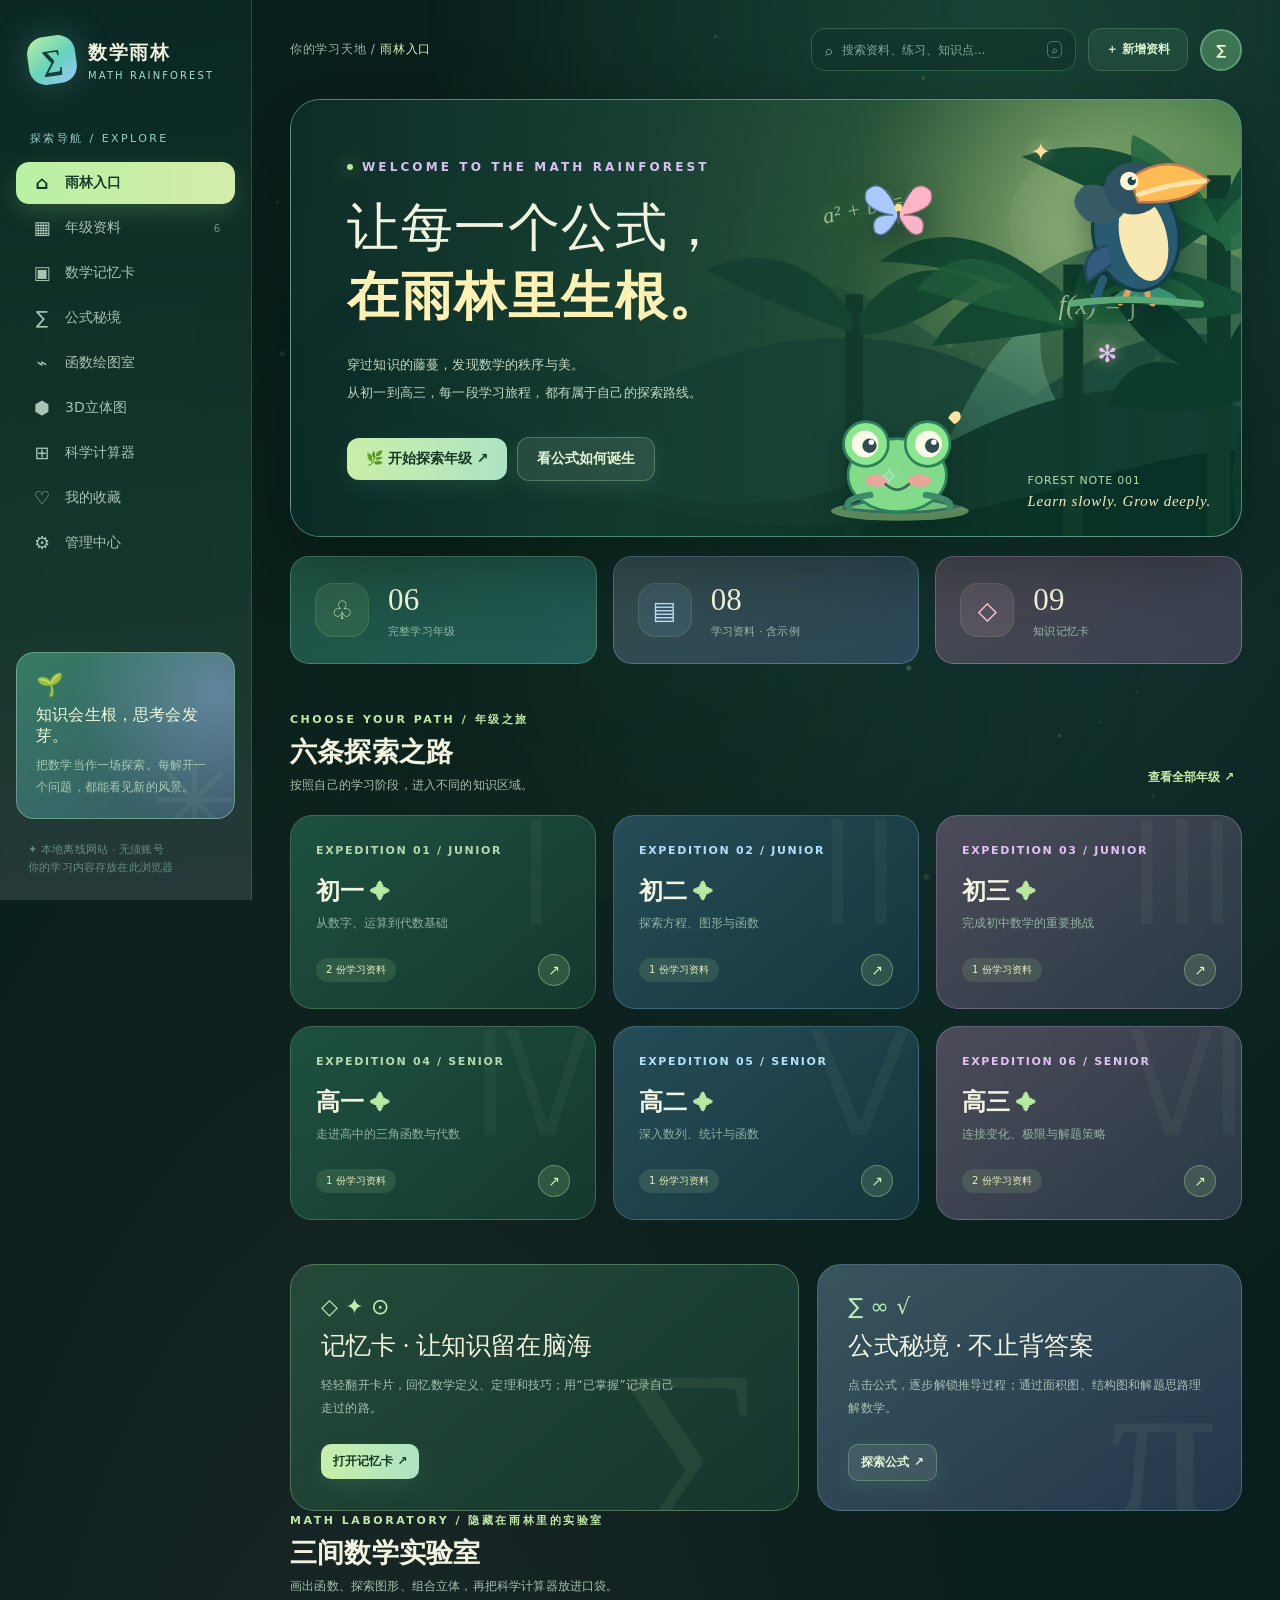
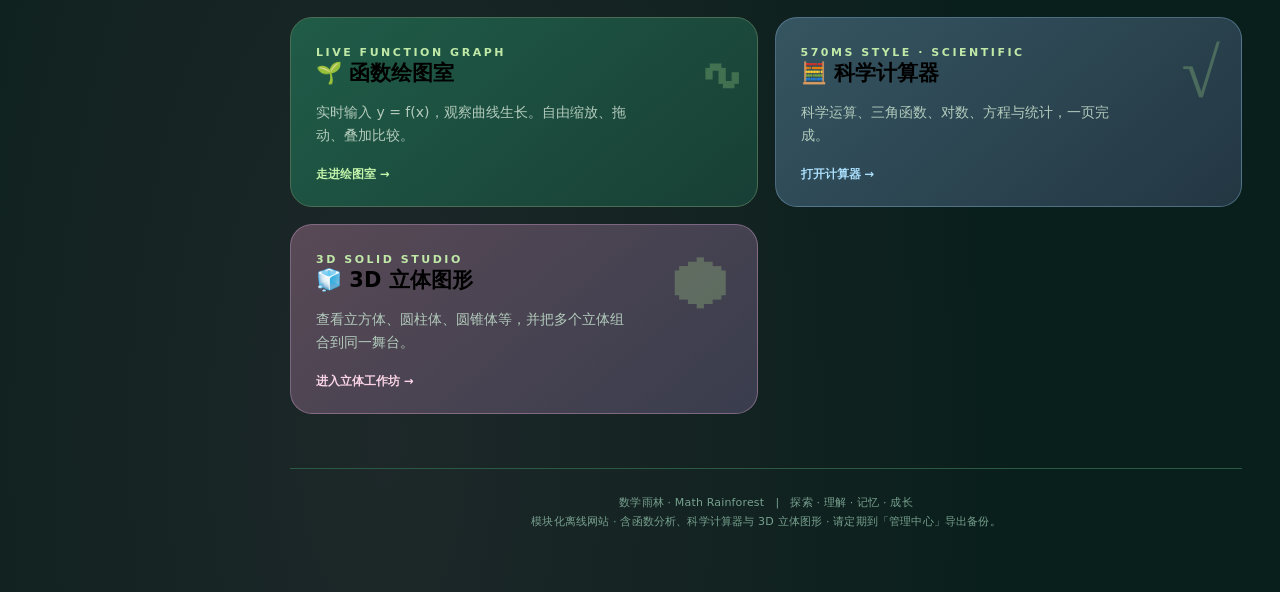
<file: index.html>
<!doctype html>
<html lang="zh-CN">
<head>
  <meta charset="utf-8">
  <meta name="viewport" content="width=device-width, initial-scale=1">
  <meta name="theme-color" content="#0b2520">
  <meta name="description" content="数学雨林 — 离线可用的模块化数学学习网站">
  <title>数学雨林 · 模块化学习网站</title>
  <link rel="stylesheet" href="assets/css/theme.css">
  <link rel="stylesheet" href="assets/css/tools.css">
  <link rel="stylesheet" href="assets/css/rainforest-vibrant.css">
  <link rel="stylesheet" href="assets/css/classroom33.css">
</head>
<body>
<canvas id="sky" aria-hidden="true"></canvas>
<div class="mobile-head"><strong>🌿 数学雨林</strong><div class="mobile-menu" id="mobileNav"></div></div>
<div class="layout">
  <aside class="sidebar">
    <div class="brand"><div class="brand-icon">∑</div><div><h1>数学雨林</h1><small>Math Rainforest</small></div></div>
    <div class="side-label">探索导航 / EXPLORE</div>
    <nav id="desktopNav" aria-label="网站导航"></nav>
    <div class="side-bottom"><div class="note-box"><span class="mini">🌱</span><b>知识会生根，思考会发芽。</b><p>把数学当作一场探索。每解开一个问题，都能看见新的风景。</p></div><div class="side-foot">✦ 本地离线网站 · 无须账号<br>你的学习内容存放在此浏览器</div></div>
  </aside>
  <main class="shell">
    <header class="topbar"><div class="bread">你的学习天地 <span> / </span> <em id="breadcrumb">雨林入口</em></div><div class="top-right"><label class="search-wrap"><span aria-hidden="true">⌕</span><input id="globalSearch" type="search" placeholder="搜索资料、练习、知识点..." aria-label="搜索学习资料"/><span class="kbd">⌕</span></label><button class="top-btn" id="quickAdd">＋ 新增资料</button><div class="profile" title="我的学习雨林">∑</div></div></header>
    <div id="view" class="page"></div>
    <footer class="footline">数学雨林 · Math Rainforest　|　探索 · 理解 · 记忆 · 成长<br>模块化离线网站 · 含函数分析、科学计算器与 3D 立体图形 · 请定期到「管理中心」导出备份。</footer>
  </main>
</div>
<div id="modalHost"></div><div id="toastHost" aria-live="polite"></div>
<script src="assets/js/data.js"></script>
<script src="assets/js/core.js"></script>
<script src="assets/js/math.js"></script>
<script src="assets/js/forest-friends.js"></script>
<script src="modules/home.js"></script>
<script src="modules/grades.js"></script>
<script src="modules/flashcards.js"></script>
<script src="modules/formulas.js"></script>
<script src="modules/graph.js"></script>
<script src="modules/solids-nets.js"></script>
<script src="modules/solids.js"></script>
<script src="modules/solids-3d.js"></script>
<script src="modules/solids-netfold.js"></script>
<script src="modules/calculator.js"></script>
<script src="modules/saved.js"></script>
<script src="modules/manage.js"></script>
<script src="modules/search.js"></script>
<script src="assets/js/bootstrap.js"></script>
</body>
</html>
</file>
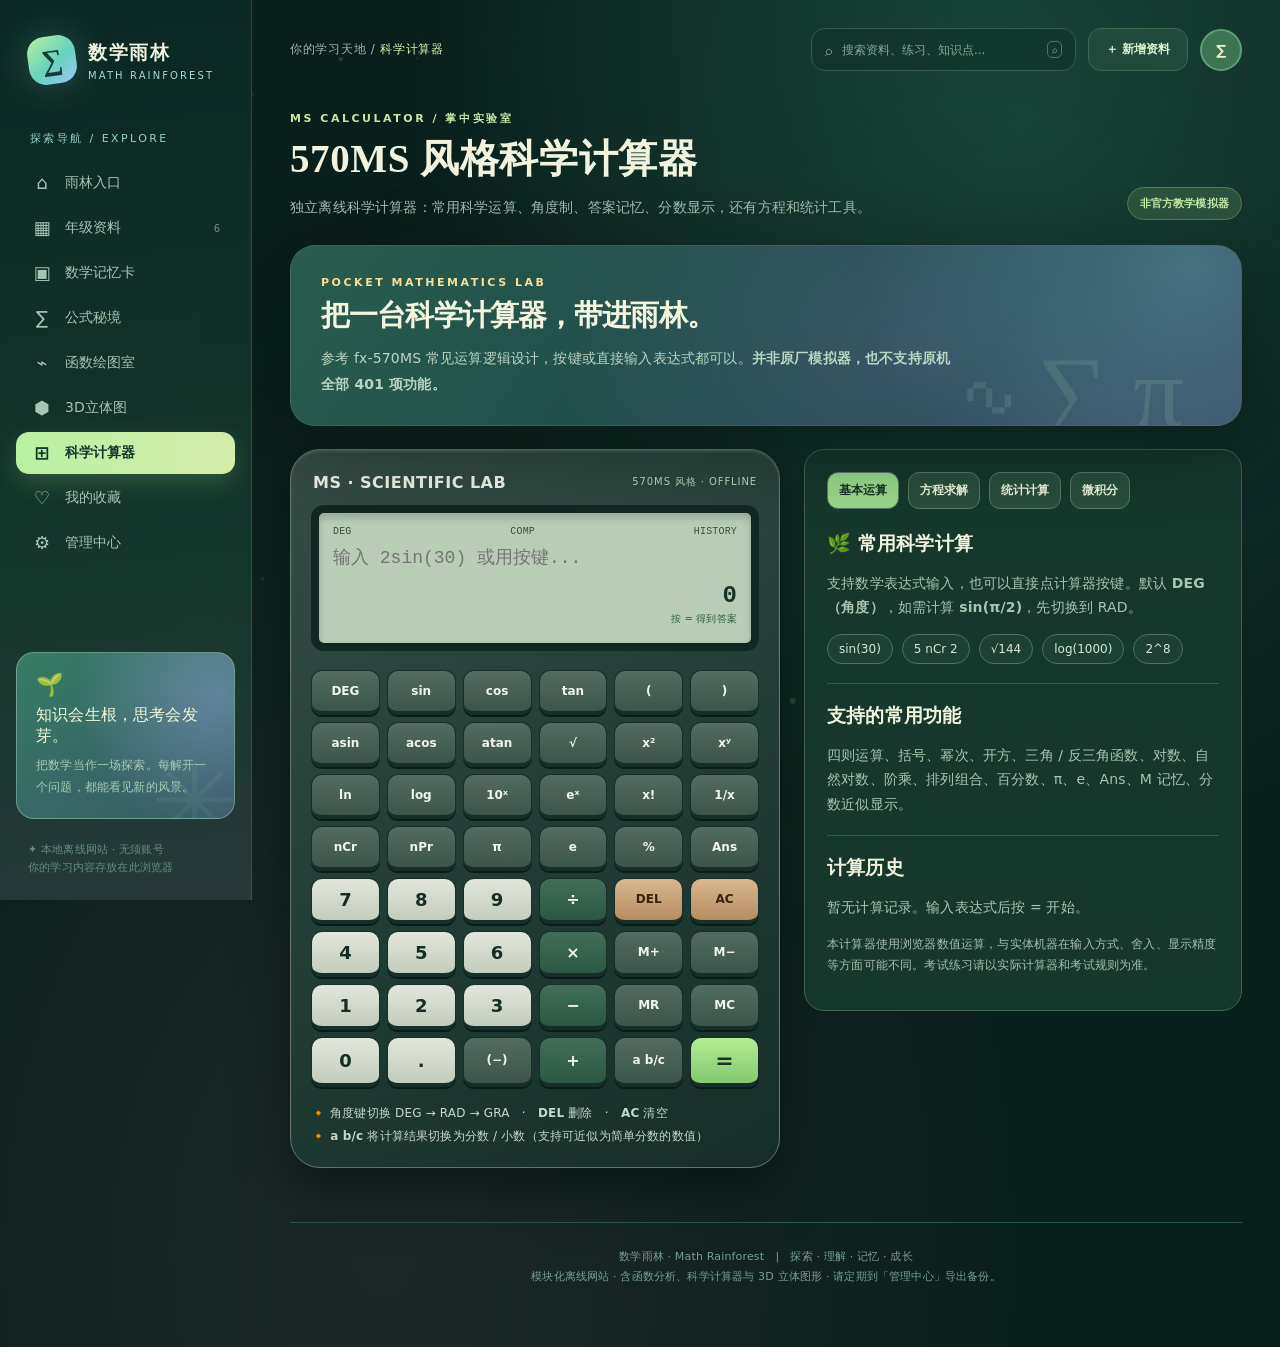
<file: calculator.html>
<!doctype html><html lang="zh-CN"><head><meta charset="utf-8"><meta name="viewport" content="width=device-width,initial-scale=1"><meta http-equiv="refresh" content="0;url=index.html#calc"><title>数学雨林 · 570MS 风格科学计算器</title><style>body{background:#071b17;color:#edffdc;font-family:system-ui;text-align:center;padding:12vh 20px}a{color:#b5f39a}</style></head><body><h1>🧮 570MS 风格科学计算器</h1><p>正在进入数学雨林的对应模块……</p><p><a href="index.html#calc">如果没有自动跳转，请点击这里</a></p><script>location.replace('index.html#calc');</script></body></html>
</file>
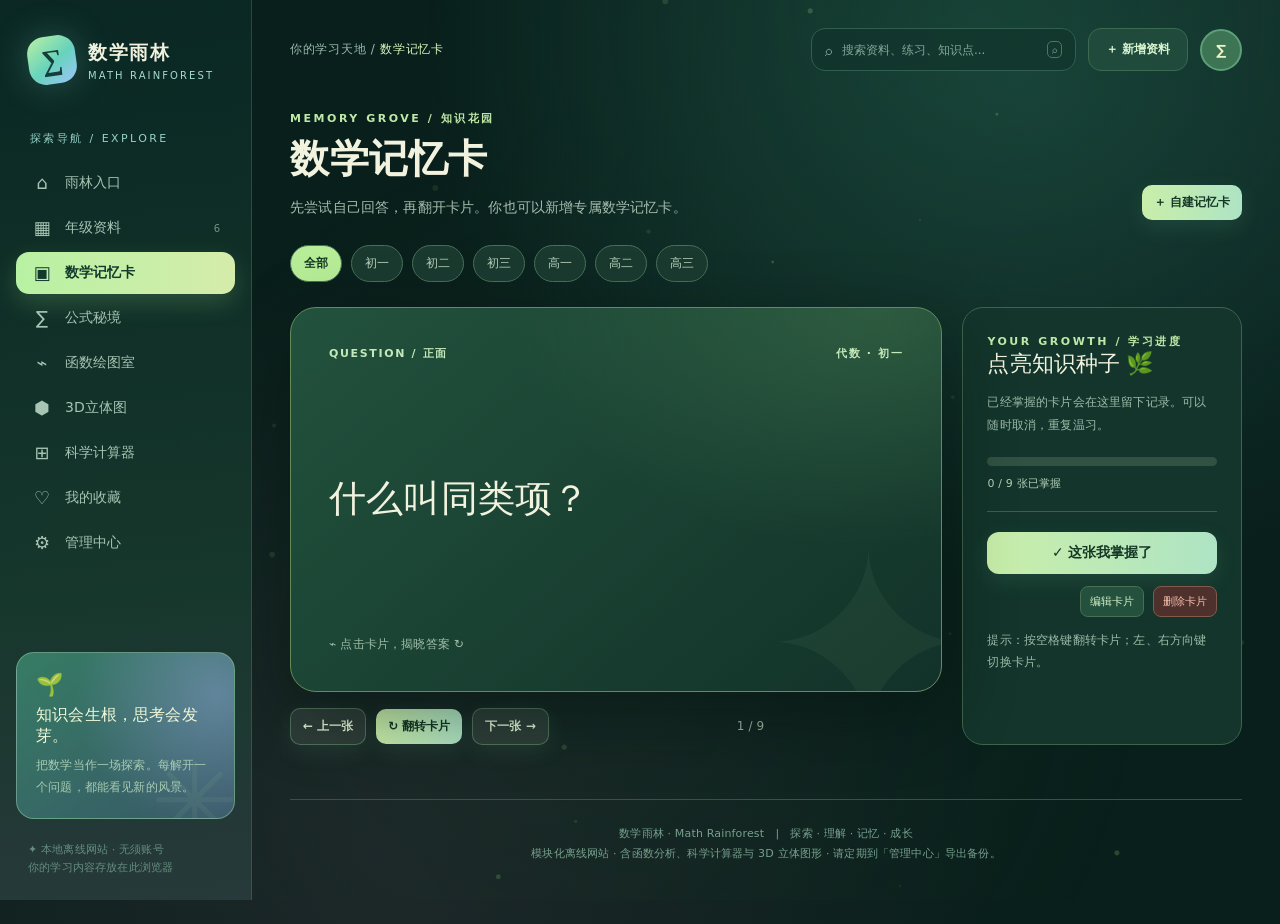
<file: flashcards.html>
<!doctype html><html lang="zh-CN"><head><meta charset="utf-8"><meta name="viewport" content="width=device-width,initial-scale=1"><meta http-equiv="refresh" content="0;url=index.html#flash"><title>数学雨林 · 数学记忆卡</title><style>body{background:#071b17;color:#edffdc;font-family:system-ui;text-align:center;padding:12vh 20px}a{color:#b5f39a}</style></head><body><h1>🧠 数学记忆卡</h1><p>正在进入数学雨林的对应模块……</p><p><a href="index.html#flash">如果没有自动跳转，请点击这里</a></p><script>location.replace('index.html#flash');</script></body></html>
</file>
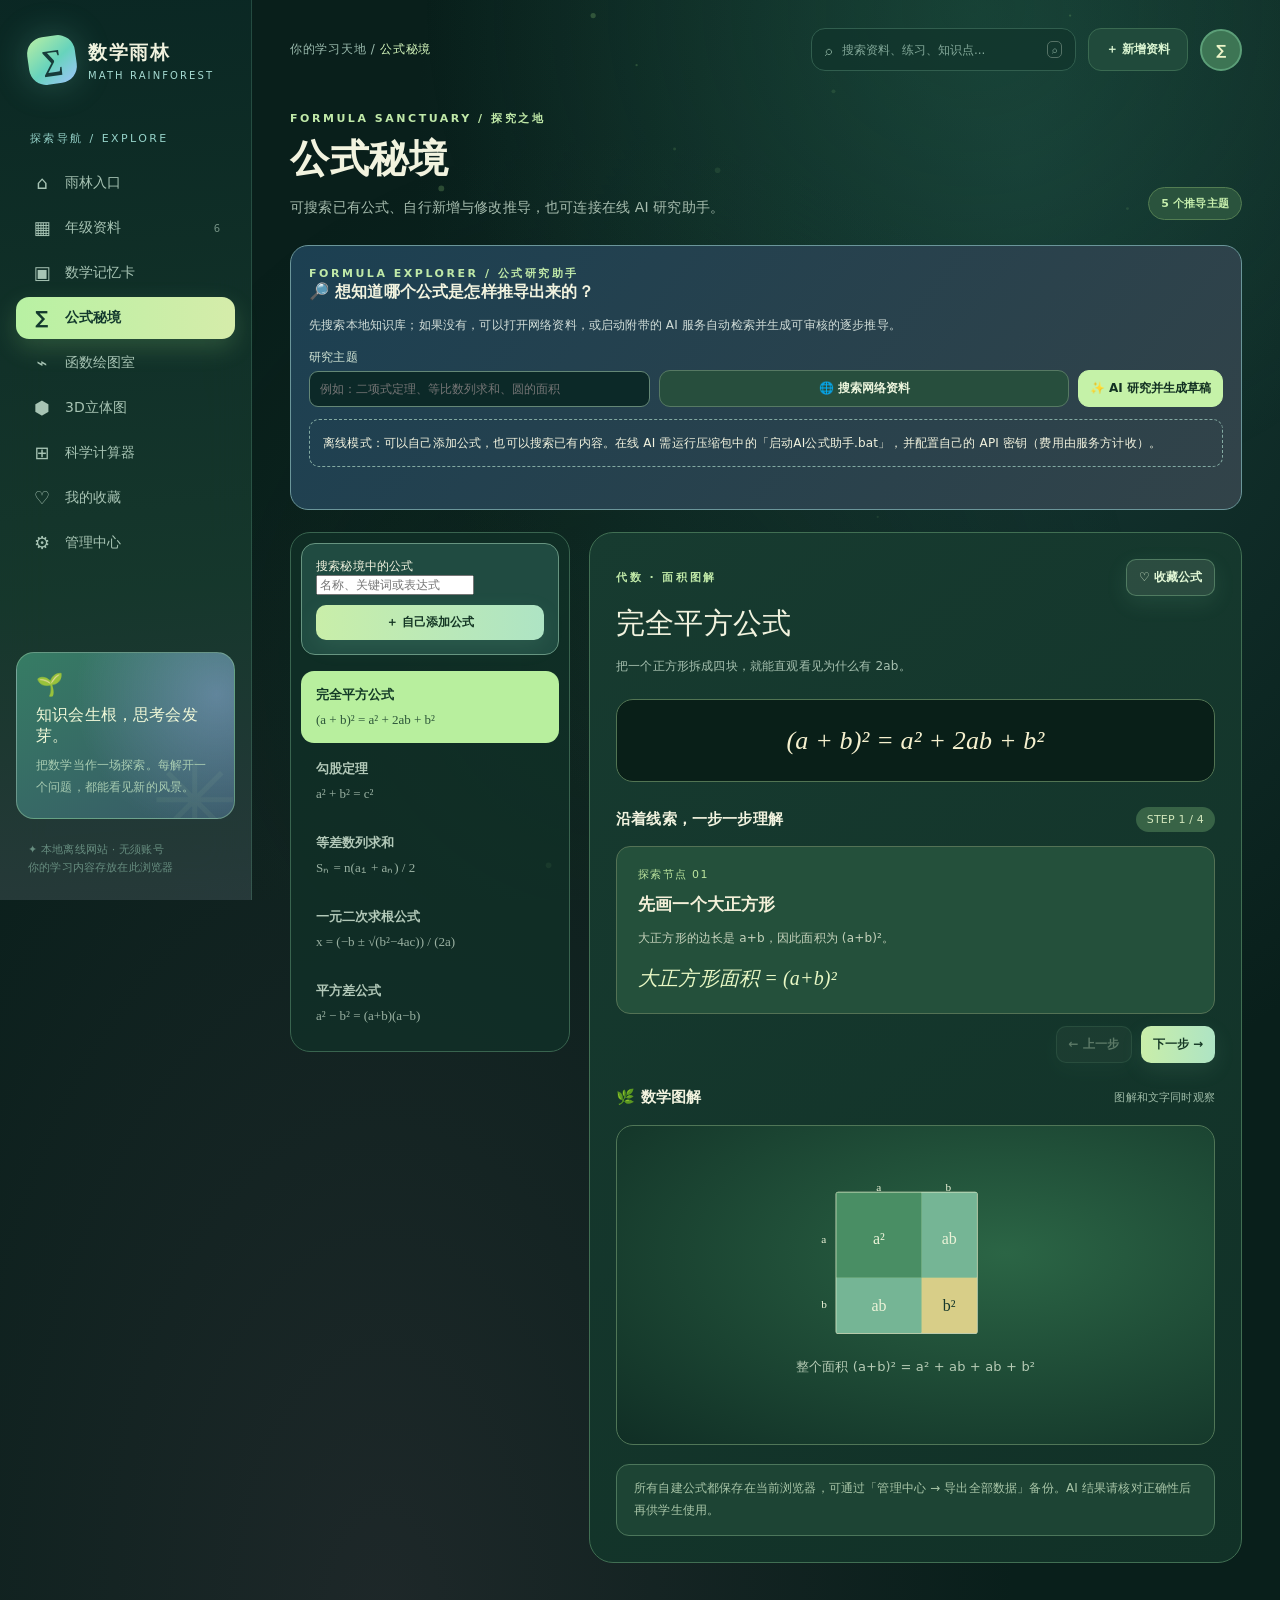
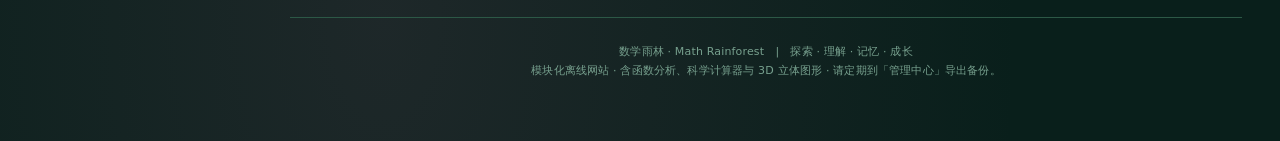
<file: formulas.html>
<!doctype html><html lang="zh-CN"><head><meta charset="utf-8"><meta name="viewport" content="width=device-width,initial-scale=1"><meta http-equiv="refresh" content="0;url=index.html#formula"><title>数学雨林 · 公式秘境</title><style>body{background:#071b17;color:#edffdc;font-family:system-ui;text-align:center;padding:12vh 20px}a{color:#b5f39a}</style></head><body><h1>∑ 公式秘境</h1><p>正在进入数学雨林的对应模块……</p><p><a href="index.html#formula">如果没有自动跳转，请点击这里</a></p><script>location.replace('index.html#formula');</script></body></html>
</file>
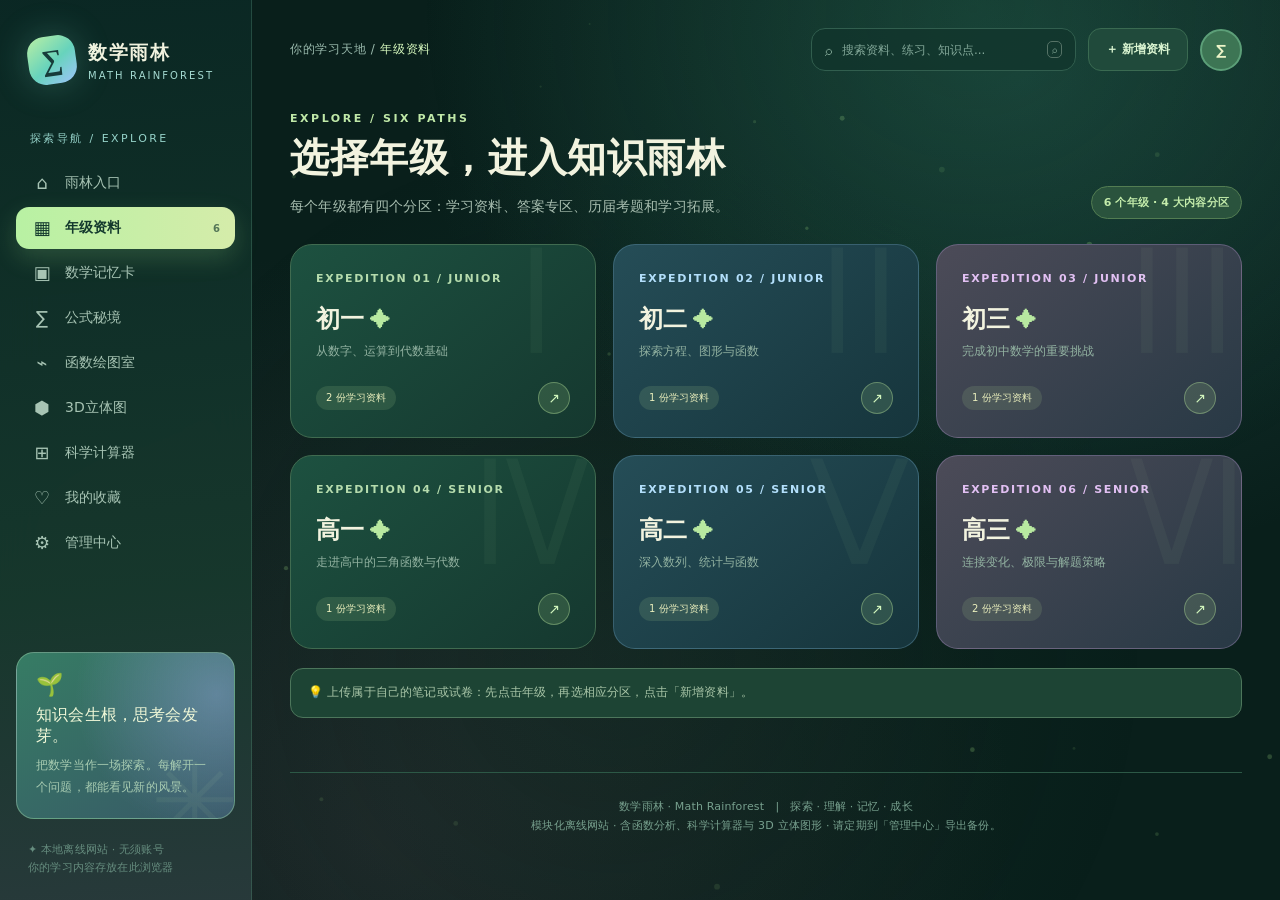
<file: grades.html>
<!doctype html><html lang="zh-CN"><head><meta charset="utf-8"><meta name="viewport" content="width=device-width,initial-scale=1"><meta http-equiv="refresh" content="0;url=index.html#grades"><title>数学雨林 · 年级资料</title><style>body{background:#071b17;color:#edffdc;font-family:system-ui;text-align:center;padding:12vh 20px}a{color:#b5f39a}</style></head><body><h1>📚 年级资料</h1><p>正在进入数学雨林的对应模块……</p><p><a href="index.html#grades">如果没有自动跳转，请点击这里</a></p><script>location.replace('index.html#grades');</script></body></html>
</file>
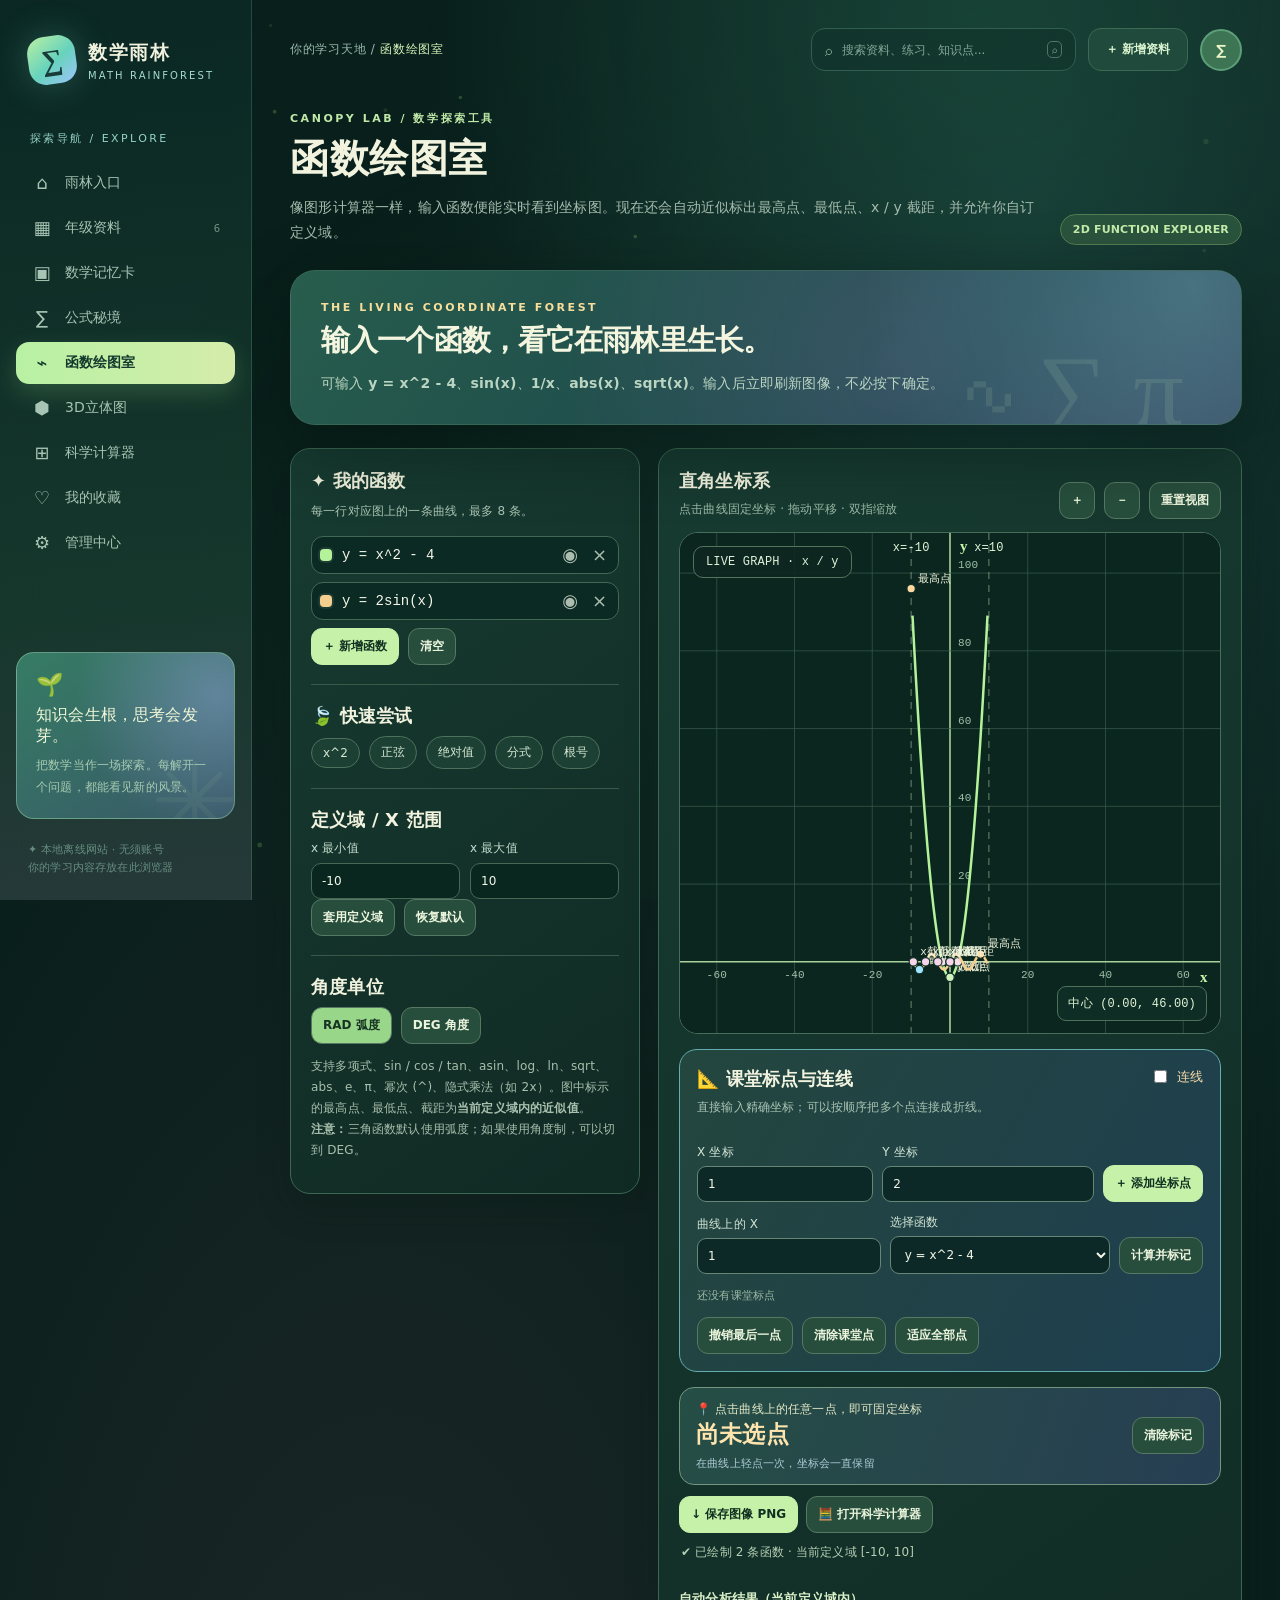
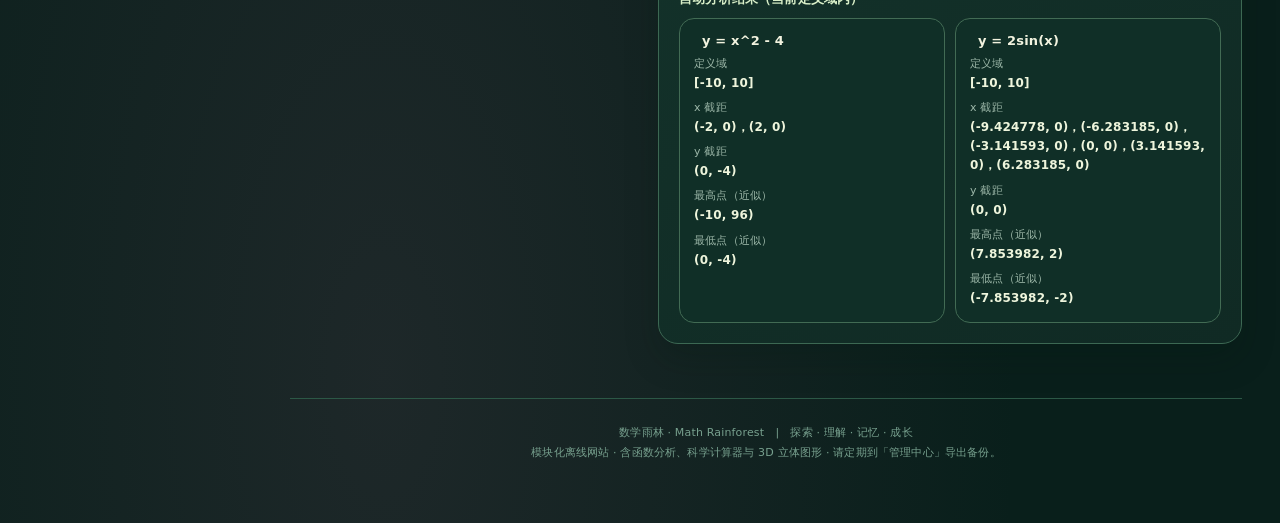
<file: graph.html>
<!doctype html><html lang="zh-CN"><head><meta charset="utf-8"><meta name="viewport" content="width=device-width,initial-scale=1"><meta http-equiv="refresh" content="0;url=index.html#graph"><title>数学雨林 · 函数绘图室</title><style>body{background:#071b17;color:#edffdc;font-family:system-ui;text-align:center;padding:12vh 20px}a{color:#b5f39a}</style></head><body><h1>📈 函数绘图室</h1><p>正在进入数学雨林的对应模块……</p><p><a href="index.html#graph">如果没有自动跳转，请点击这里</a></p><script>location.replace('index.html#graph');</script></body></html>
</file>
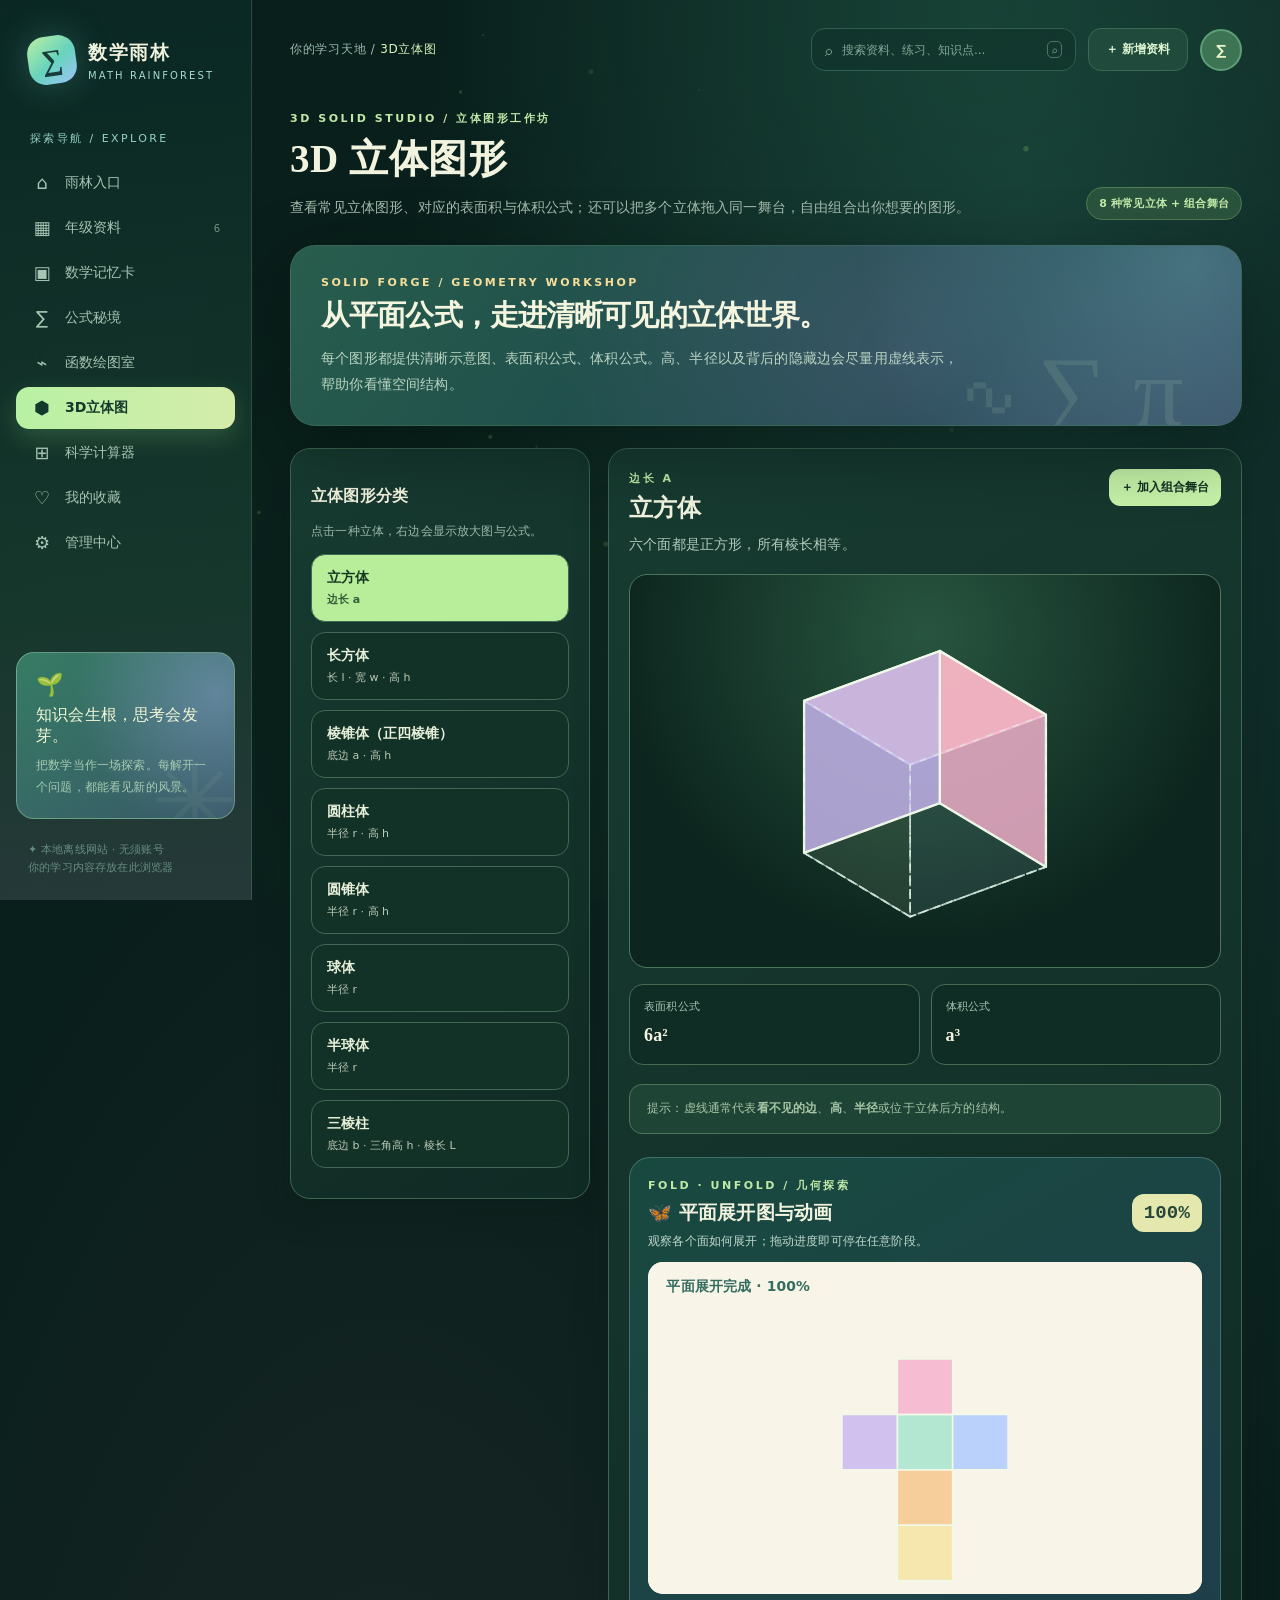
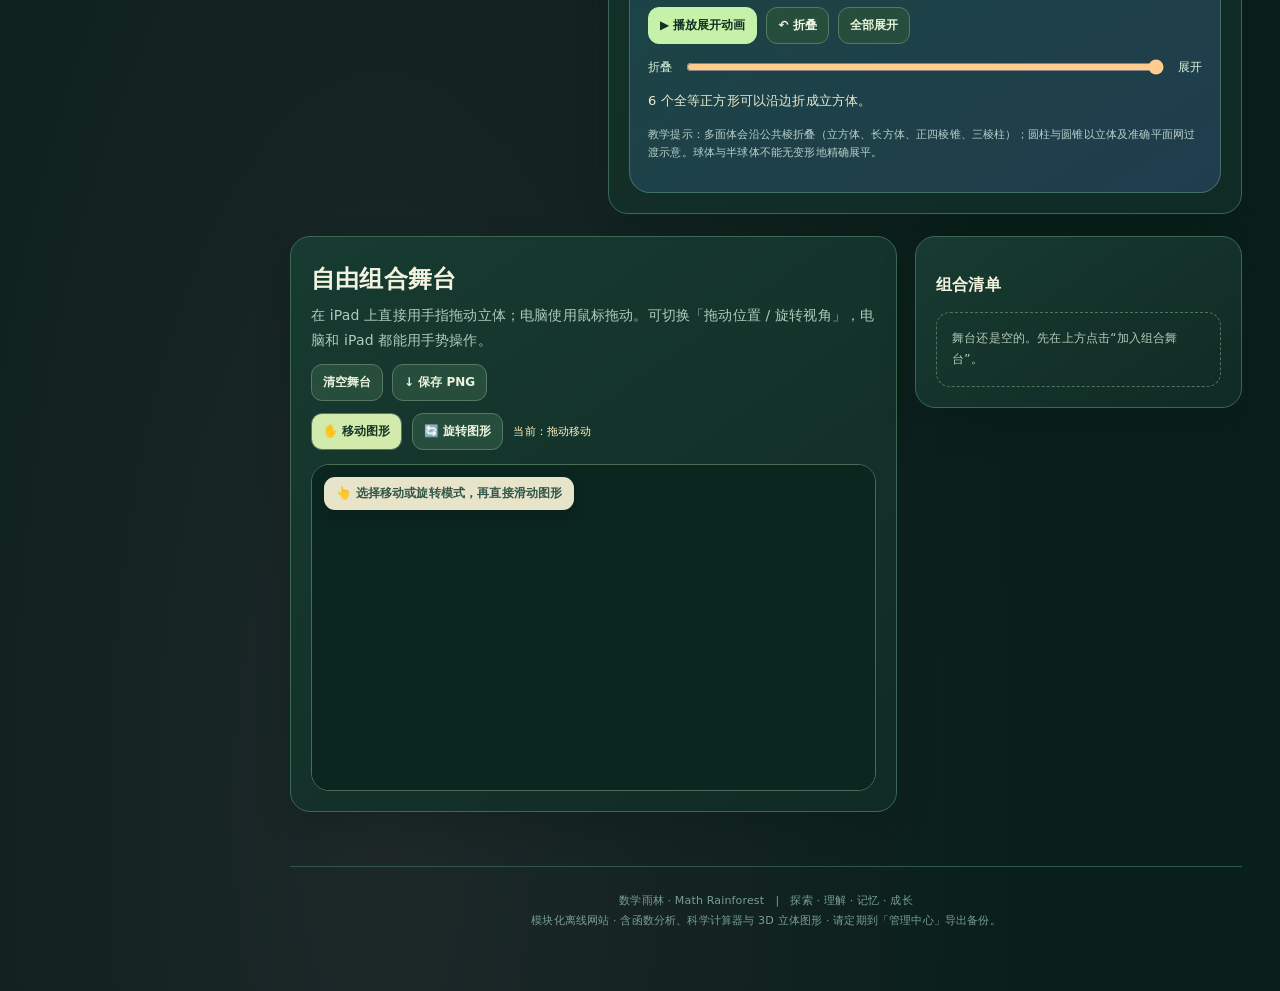
<file: solids.html>
<!doctype html><html lang="zh-CN"><head><meta charset="utf-8"><meta name="viewport" content="width=device-width,initial-scale=1"><meta http-equiv="refresh" content="0;url=index.html#solids"><title>数学雨林 · 3D 立体图形</title><style>body{background:#071b17;color:#edffdc;font-family:system-ui;text-align:center;padding:12vh 20px}a{color:#b5f39a}</style></head><body><h1>🧊 3D 立体图形</h1><p>正在进入数学雨林的对应模块……</p><p><a href="index.html#solids">如果没有自动跳转，请点击这里</a></p><script>location.replace('index.html#solids');</script></body></html>
</file>
<file: assets/css/theme.css>
:root{--bg:#071b17;--bg2:#0e2c25;--panel:#13362e;--panel2:#173c33;--panel3:#204d40;--border:#325b4c;--text:#f2f3df;--muted:#a6c1b0;--mint:#b5f39a;--lime:#d1fa9b;--gold:#f1d997;--shadow:0 22px 70px #02100c70;--sidebar:252px;--radius:23px}
    *{box-sizing:border-box}html{scroll-behavior:smooth}body{margin:0;min-height:100vh;background:var(--bg);color:var(--text);font-family:Inter,"PingFang SC","Microsoft YaHei","Noto Sans CJK SC",system-ui,sans-serif;font-size:14px;letter-spacing:.012em}button,input,textarea,select{font:inherit}button{cursor:pointer}button:focus-visible,input:focus-visible,textarea:focus-visible,select:focus-visible{outline:3px solid #b5f39a99;outline-offset:2px}a{color:inherit}#sky{position:fixed;inset:0;z-index:0;pointer-events:none;opacity:.5}body:before{content:"";position:fixed;inset:0;pointer-events:none;z-index:0;background:radial-gradient(ellipse at 76% 1%,#246e483a,transparent 40%),radial-gradient(ellipse at 48% 73%,#183a293b,transparent 56%)}
    .layout{position:relative;z-index:1;display:flex;min-height:100vh}.sidebar{width:var(--sidebar);position:fixed;top:0;bottom:0;left:0;z-index:20;background:#0b241eea;border-right:1px solid #3c6e4c4a;backdrop-filter:blur(22px);padding:30px 16px 22px;display:flex;flex-direction:column}.brand{display:flex;gap:12px;align-items:center;padding:6px 12px 34px}.brand-icon{display:grid;place-items:center;width:48px;height:48px;flex:none;background:linear-gradient(145deg,#b4f291,#4a9874);border-radius:17px;color:#0a3023;box-shadow:0 8px 28px #7bc37e35;font:800 29px Georgia,serif;transform:rotate(-8deg)}.brand h1{font-size:19px;letter-spacing:.08em;margin:0;font-weight:800}.brand small{display:block;color:#92b4a4;margin-top:4px;font-size:10px;letter-spacing:.21em;text-transform:uppercase}.side-label{color:#729e8b;text-transform:uppercase;font-size:11px;letter-spacing:.22em;margin:13px 14px 13px}.nav{display:flex;align-items:center;gap:12px;width:100%;border:0;border-radius:13px;color:#a7c4b4;padding:12px 15px;background:transparent;text-align:left;margin:3px 0;transition:.2s}.nav:hover{background:#2e56483d;color:white}.nav.active{background:linear-gradient(90deg,#b8f1a3,#d5ecaa);color:#13392d;font-weight:800;box-shadow:0 9px 24px #a5ed9130}.nav .ico{width:22px;text-align:center;font-size:18px;line-height:1}.nav .hint{margin-left:auto;font-size:10px;opacity:.66}.side-bottom{margin-top:auto}.note-box{background:linear-gradient(145deg,#2a6146,#144638);border:1px solid #5c966b55;border-radius:18px;padding:19px;position:relative;overflow:hidden}.note-box:before{content:"✳";font-size:105px;color:#d8fab20e;position:absolute;right:-5px;bottom:-45px}.note-box b{display:block;font-family:Georgia,serif;font-size:16px;color:#eff7d7;font-weight:500;margin:8px 0}.note-box p{font-size:12px;color:#a7cbb1;line-height:1.8;margin:0}.note-box .mini{font-size:22px}.side-foot{padding:22px 12px 0;color:#668d7f;font-size:11px;line-height:1.7}.shell{margin-left:var(--sidebar);min-width:0;width:calc(100% - var(--sidebar));max-width:1900px;padding:0 38px 60px}.topbar{height:99px;display:flex;align-items:center;justify-content:space-between;gap:20px}.bread{font-size:12px;color:#9abaad;letter-spacing:.06em}.bread em{font-style:normal;color:#d7f9be}.top-right{display:flex;gap:12px;align-items:center}.search-wrap{display:flex;align-items:center;gap:8px;width:265px;border:1px solid #315e4e;background:#11342bb8;border-radius:14px;padding:0 13px;height:43px;color:#84aa99}.search-wrap input{color:#f4fbe9;border:0;outline:none;background:transparent;width:100%;font-size:12px}.search-wrap input::placeholder{color:#83a899}.kbd{font-size:10px;border:1px solid #557266;border-radius:5px;padding:2px 4px;white-space:nowrap}.top-btn{height:43px;border-radius:13px;background:#204a3b;border:1px solid #3a6a51;color:#d9f4d0;padding:0 17px;font-size:12px;font-weight:700}.top-btn:hover{background:#315e49}.profile{width:42px;height:42px;border-radius:50%;display:grid;place-items:center;border:2px solid #5c9f78;background:#3d7554;color:#ecf5c8;font-weight:800}.page{max-width:1440px;margin:auto;animation:fadeIn .3s ease}.page-title{display:flex;align-items:end;justify-content:space-between;gap:16px;margin:10px 0 25px}.eyebrow{font-size:11px;letter-spacing:.23em;text-transform:uppercase;font-weight:800;color:#a9d996}.page-title h2{font-family:Georgia,"Songti SC","SimSun",serif;font-size:39px;line-height:1.25;font-weight:600;letter-spacing:.015em;margin:9px 0 11px}.desc{color:#a6bcae;line-height:1.8;margin:0}.pill{font-size:11px;font-weight:800;color:#c4ecab;background:#2a533d;border:1px solid #537d52;border-radius:999px;padding:8px 12px;white-space:nowrap}.btn{border:0;border-radius:12px;background:#b8ee97;color:#153725;padding:12px 19px;font-weight:800;display:inline-flex;gap:8px;align-items:center;justify-content:center;transition:transform .15s,filter .15s}.btn:hover{filter:brightness(1.07);transform:translateY(-1px)}.btn.secondary{background:#e2f4d41c;color:#e1f7d5;border:1px solid #8cc59563}.btn.ghost{background:transparent;color:#bae4b0;border:1px solid #46765b}.btn.small{padding:9px 12px;border-radius:10px;font-size:12px}.btn.warn{background:#5a342f;color:#ffcbba;border:1px solid #946254}.btn:disabled{opacity:.35;cursor:not-allowed;transform:none}.inline-actions{display:flex;align-items:center;gap:10px;flex-wrap:wrap}.hero{border:1px solid #447154;min-height:438px;position:relative;overflow:hidden;border-radius:30px;background:linear-gradient(118deg,#123b2b 3%,#23533e 51%,#234e42 100%);box-shadow:var(--shadow)}.hero:after{content:"";position:absolute;inset:0;background:linear-gradient(90deg,#0c2d22f0 0%,#123b2be2 38%,#1235263d 71%,transparent);pointer-events:none}.hero-art{width:100%;height:100%;position:absolute;inset:0}.hero-content{position:relative;z-index:2;padding:60px 56px 48px;max-width:690px}.overline{font-size:12px;font-weight:800;letter-spacing:.26em;color:#b7eaa3;display:flex;gap:9px;align-items:center}.overline .dot{width:6px;height:6px;display:inline-block;border-radius:50%;background:#b1ed8f;box-shadow:0 0 18px #b1ed8f}.hero h2{font-family:Georgia,"Songti SC","SimSun",serif;font-size:clamp(38px,4.1vw,61px);font-weight:500;line-height:1.32;letter-spacing:.03em;margin:19px 0}.hero h2 strong{font-weight:600;color:#dcf6ba}.hero p{font-size:13px;line-height:2.2;color:#c3d7bf;max-width:440px;margin-bottom:29px}.hero-tags{position:absolute;z-index:3;right:30px;bottom:26px;color:#f7fbe7;font:italic 15px Georgia,serif;letter-spacing:.05em}.hero-tags span{display:block;color:#b5d8b2;font:11px system-ui;margin-bottom:6px}.forest-math{position:absolute;z-index:2;color:#e5fac6a3;font:italic 22px Georgia,serif;text-shadow:0 0 20px #aef08388;pointer-events:none;animation:float 5s ease-in-out infinite}.fm1{top:93px;right:33%;transform:rotate(-12deg)}.fm2{top:190px;right:11%;font-size:27px;animation-delay:-2s}.fm3{top:63px;right:8%;font-size:18px;animation-delay:-3s}.below-hero{display:grid;grid-template-columns:1fr 1fr 1fr;gap:16px;margin:19px 0 46px}.metric{min-height:108px;border:1px solid #42664f;background:linear-gradient(130deg,#1a3c30,#15342d);border-radius:19px;padding:21px 24px;display:flex;gap:19px;align-items:center}.metric .bubble{width:54px;height:54px;flex:none;border-radius:18px;display:grid;place-items:center;background:#b0dd8c1a;color:#c7e5ac;font-size:25px;border:1px solid #7eac6e3e}.metric .val{font-family:Georgia,serif;font-size:31px;line-height:1.2;color:#fbf9e0}.metric span{display:block;font-size:11px;color:#98bba8;margin-top:5px}.section-head{display:flex;align-items:end;justify-content:space-between;gap:16px;margin:0 0 21px}.section-head h3{font-family:Georgia,"Songti SC",serif;font-weight:600;font-size:27px;margin:7px 0 0}.section-head p{font-size:12px;margin:7px 0 0;color:#a5c0ae}.text-link{background:none;border:0;color:#c8eca9;font-size:12px;font-weight:800;padding:8px}.grade-grid{display:grid;grid-template-columns:repeat(3,minmax(0,1fr));gap:17px}.grade-card{min-height:194px;border:1px solid #406b50;background:linear-gradient(155deg,#193e33,#123026);border-radius:22px;text-align:left;color:inherit;position:relative;padding:25px 25px 20px;overflow:hidden;transition:transform .2s,border-color .2s,background .2s}.grade-card:hover{transform:translateY(-4px);border-color:#b6e6a4;background:linear-gradient(150deg,#23513d,#183d30)}.grade-card:before{position:absolute;right:-14px;top:-40px;font-size:145px;color:#bceab30c;font-family:Georgia,serif;content:attr(data-roman)}.grade-card .number{font-size:11px;color:#b5dbad;letter-spacing:.15em;font-weight:800}.grade-card h4{font-size:24px;margin:18px 0 8px;font-family:Georgia,"Songti SC",serif;font-weight:600}.grade-card p{font-size:12px;color:#92b2a1;margin:0}.grade-foot{display:flex;justify-content:space-between;align-items:center;margin-top:22px}.badge-sub{border-radius:20px;color:#e9eebc;background:#aace8e26;padding:5px 10px;font-size:10px}.arrow-circle{height:32px;width:32px;border-radius:50%;background:#addc8e2b;border:1px solid #b4df9966;display:grid;place-items:center;color:#d2f6bd}.two-panels{display:grid;grid-template-columns:1.2fr 1fr;gap:18px;margin-top:44px}.feature-card{background:linear-gradient(140deg,#244939,#15362d);border:1px solid #50765a;border-radius:24px;padding:29px 30px;position:relative;overflow:hidden;min-height:220px}.feature-card:first-child:after{content:"∑";position:absolute;right:28px;bottom:-65px;font:220px Georgia,serif;color:#d4f7ad12}.feature-card:nth-child(2):after{content:"π";position:absolute;right:25px;bottom:-60px;font:210px Georgia,serif;color:#d4f7ad10}.feature-card h4{font:500 25px Georgia,"Songti SC",serif;margin:10px 0 10px}.feature-card p{font-size:12px;color:#a6c0b1;line-height:1.9;max-width:360px}.feature-card button{position:relative;z-index:1;margin-top:12px}.feature-card .symbol{font-size:22px;color:#bdebb1}.footline{border-top:1px solid #2c5846;margin-top:54px;padding-top:24px;text-align:center;font-size:11px;line-height:1.8;color:#77a08e}.bread-back{background:transparent;border:0;color:#add9a4;font-size:12px;padding:6px 0;margin-bottom:14px}.grade-header{background:linear-gradient(120deg,#1a4737,#194434 55%,#365642);border:1px solid #4d7756;border-radius:27px;min-height:193px;padding:34px 38px;position:relative;overflow:hidden}.grade-header:after{position:absolute;right:52px;bottom:-76px;content:attr(data-formula);font:italic 165px Georgia,serif;color:#ebf8cd16;pointer-events:none}.grade-header h2{font:500 40px Georgia,"Songti SC",serif;margin:9px 0}.grade-header p{color:#bed5c1;font-size:13px;margin:0}.tabbar{display:flex;flex-wrap:wrap;gap:8px;border-bottom:1px solid #376350;margin:26px 0 20px;padding-bottom:11px}.tab{background:transparent;border:0;color:#a1bdae;padding:12px 17px;border-radius:11px;font-size:13px}.tab.active{background:#bceca0;color:#153a2a;font-weight:800}.toolline{display:flex;align-items:center;justify-content:space-between;gap:12px;margin:18px 0}.toolline strong{font-size:16px}.toolline .desc{font-size:12px}.resource-grid{display:grid;grid-template-columns:repeat(2,minmax(0,1fr));gap:14px}.resource{background:#123229c9;border:1px solid #38664e;border-radius:18px;padding:20px;display:flex;gap:15px;transition:.2s;min-height:151px}.resource:hover{border-color:#719b6d;background:#173b2f}.resource-icon{width:47px;height:52px;flex:none;background:#c4e5a51b;border-radius:13px;display:grid;place-items:center;font-size:22px;border:1px solid #b7dd9950}.resource-main{flex:1;min-width:0}.resource-main h4{font-size:15px;line-height:1.6;margin:0 0 4px}.resource-main p{font-size:12px;color:#92b8a4;line-height:1.65;margin:0 0 10px}.resource-meta{display:flex;gap:8px;align-items:center;flex-wrap:wrap;font-size:10px;color:#9fbc9e}.resource-meta span{background:#2b5341;border-radius:6px;padding:4px 7px}.resource-actions{display:flex;gap:7px;flex-wrap:wrap;margin-top:11px}.mini-btn{border:1px solid #486e54;background:#23513d;color:#d5eec8;border-radius:8px;font-size:11px;padding:7px 9px}.mini-btn:hover{background:#386d50}.mini-btn.danger{color:#f8bfae;border-color:#815a4c;background:#4e312c}.empty{padding:55px 25px;border:1px dashed #507758;border-radius:19px;text-align:center;color:#9bb8aa;grid-column:1/-1}.empty .emoji{font-size:40px;display:block;margin-bottom:15px}.empty h4{color:#eef1d8;margin:9px 0;font-size:19px}.empty p{font-size:12px;line-height:1.8}.filterrow{display:flex;gap:9px;flex-wrap:wrap;margin:18px 0 25px}.chip{border:1px solid #477057;background:#1a3a30;color:#bbd2bd;padding:9px 13px;border-radius:20px;font-size:12px}.chip.active{background:#b7ed97;color:#163924;font-weight:800}.flash-layout{display:grid;grid-template-columns:minmax(0,1.4fr) minmax(245px,.6fr);gap:20px;margin-top:20px}.flip-scene{perspective:1300px;min-height:385px}.flash-card{min-height:385px;width:100%;position:relative;transform-style:preserve-3d;transition:transform .65s cubic-bezier(.2,.8,.2,1);cursor:pointer}.flash-card.flipped{transform:rotateY(180deg)}.flash-face{position:absolute;inset:0;backface-visibility:hidden;border:1px solid #658b5d;border-radius:26px;padding:38px;background:radial-gradient(ellipse at 90% 0%,#457a5075,transparent 44%),linear-gradient(140deg,#22523d,#123229);overflow:hidden;display:flex;flex-direction:column;justify-content:space-between;box-shadow:var(--shadow)}.flash-face:after{content:"✦";font-size:255px;position:absolute;right:-34px;bottom:-104px;color:#bdf0ae0d;pointer-events:none}.flash-back{transform:rotateY(180deg);background:radial-gradient(ellipse at 100% 0%,#8ea7644b,transparent 50%),linear-gradient(140deg,#375942,#233c33)}.flash-top{display:flex;justify-content:space-between;gap:16px;color:#c5eaba;font-size:11px;font-weight:800;letter-spacing:.15em}.flash-question{font:500 clamp(25px,3vw,37px)/1.5 Georgia,"Songti SC",serif;z-index:1}.flash-answer{font:500 clamp(22px,2.2vw,29px)/1.65 Georgia,"Songti SC",serif;z-index:1;white-space:pre-wrap}.flash-bottom{color:#9ebca8;font-size:12px}.flash-controls{display:flex;align-items:center;gap:10px;flex-wrap:wrap;margin-top:16px}.flash-counter{margin:auto;color:#a5b7a6;font-size:12px;white-space:nowrap}.side-panel{background:#13352b;border:1px solid #3f644d;border-radius:21px;padding:24px}.side-panel h3{margin:0 0 10px;font:500 22px Georgia,"Songti SC",serif}.side-panel p,.side-panel li{color:#9dbba9;font-size:12px;line-height:1.9}.progress-track{height:9px;background:#315142;border-radius:20px;margin:20px 0 10px;overflow:hidden}.progress-fill{height:100%;background:linear-gradient(90deg,#83d98b,#d2f19b);border-radius:20px;transition:width .2s}.small-stat{font-size:11px;color:#b6d1b9}.formulas-layout{display:grid;grid-template-columns:280px minmax(0,1fr);gap:19px}.formula-list{background:#113229b9;border:1px solid #39644f;border-radius:20px;padding:10px;align-self:start}.formula-option{display:block;width:100%;text-align:left;padding:15px;border-radius:13px;border:0;background:transparent;color:#b2c8b8;margin:2px 0}.formula-option:hover{background:#2a523f}.formula-option.active{background:#b8ef9e;color:#143b27}.formula-option b{display:block;font-size:13px;margin-bottom:7px}.formula-option small{font-family:Georgia,serif;font-size:13px;opacity:.85}.formula-main{min-width:0;background:linear-gradient(145deg,#173b30,#113127);border:1px solid #416f53;border-radius:24px;padding:26px}.formula-main h3{font:500 29px Georgia,"Songti SC",serif;margin:8px 0 10px}.formula-description{font-size:12px;color:#a7c1b0;line-height:1.8}.equation{font:italic 26px/1.5 Georgia,serif;color:#f6f1cf;overflow-wrap:anywhere;padding:21px 20px;background:#091f18;border:1px solid #527453;border-radius:17px;text-align:center;margin:21px 0}.step-top{display:flex;justify-content:space-between;gap:10px;align-items:center;margin:25px 0 14px}.step-top h4{font-size:15px;margin:0}.step-bullet{font-size:11px;color:#d2e6bb;background:#386346;border-radius:20px;padding:6px 11px}.formula-steps{display:grid;gap:11px}.formula-step{background:#24503b;border:1px solid #547255;border-radius:14px;padding:20px 21px}.formula-step .n{font-size:11px;color:#bde59f;letter-spacing:.12em}.formula-step h4{font-size:17px;margin:11px 0;color:#f4f0d9}.formula-step p{font-size:12px;line-height:1.9;color:#c5d2bb;white-space:pre-line;margin:0}.formula-step .math{font:italic 20px/1.5 Georgia,serif;color:#e8f7c4;white-space:pre-wrap;overflow-wrap:anywhere;margin:14px 0 0}.illustration{border:1px solid #507657;background:radial-gradient(ellipse at 65% 40%,#2b6545,#102e25);border-radius:17px;margin-top:18px;min-height:200px;display:grid;place-items:center;overflow:hidden;padding:12px}.illustration svg{max-width:100%;height:auto}.illustration p{font-size:11px;color:#b6cbb5;line-height:1.8;text-align:center;margin:8px 0}.info-note{padding:13px 17px;border:1px solid #4c765b;border-radius:13px;color:#a8c5a7;background:#1d4434;font-size:12px;line-height:1.8;margin-top:19px}.manage-tabs{display:flex;gap:10px;margin-bottom:20px}.manage-card{padding:27px;background:#13352b;border:1px solid #3e6c53;border-radius:22px;margin-bottom:17px}.manage-card h3{margin:0 0 10px;font:500 22px Georgia,"Songti SC",serif}.manage-card p{font-size:12px;line-height:1.8;color:#acc2ad}.form-grid{display:grid;grid-template-columns:1fr 1fr;gap:13px}.field{display:flex;flex-direction:column;gap:8px;margin-bottom:15px}.field.full{grid-column:1/-1}.field label{font-size:12px;font-weight:800;color:#c1dfba}.field input,.field select,.field textarea{width:100%;min-height:43px;background:#091e19;border:1px solid #477057;color:#edf5df;padding:11px 12px;border-radius:11px;outline:none}.field textarea{min-height:122px;resize:vertical;line-height:1.7}.field small{color:#809e8d;font-size:11px}.field input::placeholder,.field textarea::placeholder{color:#6e9683}.file-field{border:1px dashed #779d73;background:#244a38;border-radius:13px;padding:15px;color:#a9caae}.file-field input{padding:9px;background:transparent;border:0}.backup-grid{display:grid;grid-template-columns:1fr 1fr;gap:15px}.backup-card{background:#113128;border:1px solid #436b53;padding:24px;border-radius:18px}.backup-card h4{margin:0 0 10px;font-size:16px}.backup-card p{line-height:1.9;color:#a4bcad;font-size:12px}.backup-card input{max-width:100%;font-size:11px}.foot-actions{display:flex;gap:9px;justify-content:flex-end;flex-wrap:wrap;margin-top:12px}.modal-wrap{position:fixed;z-index:100;inset:0;background:#02120fc9;display:flex;align-items:center;justify-content:center;padding:24px;backdrop-filter:blur(7px)}.modal{background:#12382c;border:1px solid #64966c;border-radius:23px;width:min(660px,100%);max-height:88vh;overflow:auto;box-shadow:0 32px 90px #0009;padding:28px}.modal h3{font:500 26px Georgia,"Songti SC",serif;margin:0 0 18px}.modal p{line-height:1.9;color:#bfd2be}.modal .top{display:flex;align-items:center;justify-content:space-between;margin-bottom:17px}.close{border:0;background:#285541;color:#d6e8d1;width:34px;height:34px;border-radius:10px;font-size:20px}.read-content{white-space:pre-wrap;font-size:13px;line-height:2.1;color:#ecf4df;background:#0b281e;padding:18px;border-radius:14px;margin:19px 0}.toast{position:fixed;z-index:200;right:25px;bottom:25px;background:#d0f2b2;color:#183923;padding:13px 20px;border:1px solid #86bd73;border-radius:14px;box-shadow:0 17px 40px #0009;font-size:13px;font-weight:800;animation:fadeIn .2s ease}.warning-banner{font-size:12px;color:#ffddab;border:1px solid #a87c45;border-radius:11px;background:#5c472b;padding:11px 14px;line-height:1.7;margin-bottom:16px}.small-muted{font-size:11px;color:#9ebba7}.divider{height:1px;background:#36634a;margin:20px 0}.switch-row{display:flex;flex-wrap:wrap;align-items:center;gap:12px}.iconleaf{display:inline-block;color:#b8e9a0;font-size:20px}.mobile-head{display:none}@keyframes fadeIn{from{opacity:0;transform:translateY(7px)}to{opacity:1;transform:translateY(0)}}@keyframes float{0%,100%{translate:0 0}50%{translate:0 -9px}}@keyframes sway{0%,100%{transform:rotate(-2deg)}50%{transform:rotate(3deg)}}@media(max-width:1180px){.sidebar{width:215px}.shell{margin-left:215px;width:calc(100% - 215px);padding:0 23px 45px}.grade-grid{grid-template-columns:repeat(2,minmax(0,1fr))}.hero-content{padding-left:39px}.hero h2{font-size:46px}}@media(max-width:790px){.sidebar{display:none}.shell{margin-left:0;width:100%;padding:0 17px 40px}.mobile-head{display:flex;position:sticky;top:0;z-index:30;background:#0b281fef;backdrop-filter:blur(20px);justify-content:space-between;align-items:center;padding:10px 16px;border-bottom:1px solid #3d6952;gap:12px}.mobile-head strong{font-size:15px}.mobile-menu{display:flex;gap:6px;overflow-x:auto;scrollbar-width:none;padding:7px 0}.mobile-menu button{background:#21513e;border:0;color:#d2ebc9;border-radius:10px;padding:9px 12px;font-size:11px;white-space:nowrap}.mobile-menu button.active{background:#b7ec9b;color:#163b28;font-weight:800}.topbar{height:72px}.search-wrap{width:min(42vw,240px)}.kbd{display:none}.profile{display:none}.hero{min-height:405px}.hero-content{padding:43px 29px;max-width:500px}.hero h2{font-size:38px}.hero-art{opacity:.75}.below-hero{grid-template-columns:repeat(3,1fr);gap:8px}.metric{padding:13px 10px;gap:8px;min-height:85px}.metric .bubble{display:none}.metric .val{font-size:26px}.two-panels,.flash-layout,.formulas-layout{grid-template-columns:1fr}.formula-list{display:flex;overflow:auto;gap:6px}.formula-option{min-width:180px}.resource-grid{grid-template-columns:1fr}}@media(max-width:480px){.topbar .bread{display:none}.topbar{justify-content:flex-end}.search-wrap{width:54vw}.top-btn{font-size:11px;padding:0 10px}.hero{min-height:440px}.hero h2{font-size:34px}.hero p{font-size:12px}.hero-content{padding:40px 24px}.hero-tags,.fm1,.fm2,.fm3{display:none}.grade-grid{grid-template-columns:1fr}.grade-card{min-height:164px}.below-hero{grid-template-columns:1fr 1fr 1fr}.metric .val{font-size:22px}.metric span{font-size:10px}.section-head h3{font-size:23px}.page-title h2{font-size:30px}.grade-header{padding:25px}.form-grid,.backup-grid{grid-template-columns:1fr}.modal{padding:20px}.formula-main{padding:17px}.flash-face{padding:25px}.flash-question{font-size:26px}.flash-card,.flip-scene{min-height:350px}}@media(prefers-reduced-motion:reduce){*,*:before,*:after{animation:none!important;transition:none!important}}
</file>
<file: assets/css/tools.css>
/* ========== 独立功能区：函数绘图室 + MS 科学计算器。可直接修改这里的颜色及尺寸 ========== */
.tool-hero{position:relative;overflow:hidden;border:1px solid #48745c80;border-radius:25px;padding:27px 30px;background:radial-gradient(circle at 90% 10%,#6fa65f45,transparent 32%),linear-gradient(130deg,#204b38,#103129 64%,#0e2924);box-shadow:var(--shadow)}
.tool-hero:after{content:'∿  ∑  π';position:absolute;right:6%;bottom:-25px;color:#ddffc31a;font:100px Georgia;pointer-events:none}
.tool-hero h3{font-size:29px;margin:7px 0 10px;letter-spacing:-.03em;color:#f3f5df}.tool-hero p{max-width:640px;color:#bad5c2;line-height:1.85;margin:0}.tool-hero .eyebrow{color:#b5f39a}
.tool-shortcuts{display:grid;grid-template-columns:repeat(2,minmax(0,1fr));gap:17px;margin:22px 0 30px}
.tool-shortcut{border:1px solid #496e55;border-radius:22px;padding:25px 25px 24px;background:linear-gradient(138deg,#1b4035,#122e28);position:relative;overflow:hidden;min-height:190px;display:flex;flex-direction:column;justify-content:space-between;align-items:flex-start;text-align:left;transition:transform .2s,border-color .2s}
.tool-shortcut:hover{transform:translateY(-3px);border-color:#a6de8b}.tool-shortcut .art{position:absolute;right:21px;top:16px;color:#b7ef9440;font:900 70px Georgia;pointer-events:none}.tool-shortcut b{font-size:21px;position:relative;z-index:1}.tool-shortcut p{max-width:320px;line-height:1.7;color:#b3cbbc;position:relative;z-index:1}.tool-shortcut small{color:#c3f5ab;font-weight:700}
.lab-layout{display:grid;grid-template-columns:minmax(250px,350px) minmax(0,1fr);gap:18px;align-items:start;margin-top:23px}
.lab-panel{border:1px solid #3c6853;border-radius:20px;background:linear-gradient(145deg,#173b31,#102a24);padding:20px;box-shadow:0 15px 34px #06160f35;min-width:0}
.lab-panel h3{margin:0 0 8px;font-size:18px}.lab-panel p{color:#aac4b3;line-height:1.75}.lab-subtitle{font-size:12px;color:#9cb9a8;margin:6px 0 14px}
.lab-row{display:flex;align-items:center;gap:9px;flex-wrap:wrap}.lab-divider{height:1px;background:#3a594b;margin:19px 0}.lab-help{font-size:12px!important;line-height:1.8;color:#a8bfad!important}
.graph-fn{display:flex;align-items:center;gap:8px;margin:8px 0;padding:8px;border:1px solid #426956;border-radius:12px;background:#0b2a23;transition:border-color .2s}
.graph-fn:focus-within{border-color:#a8dd8e}.graph-fn.error{border-color:#ee937d}.graph-fn .swatch{width:12px;height:12px;flex:none;border-radius:4px;box-shadow:0 0 0 2px #ffffff14}.graph-fn input{border:0;outline:none;background:transparent;color:#f6f7e9;width:100%;min-width:0;font-family:ui-monospace,SFMono-Regular,Consolas,monospace;font-size:14px}.graph-fn input:focus{outline:0}.graph-fn button{flex:none;background:none;color:#acbcaf;border:0;font-size:18px;line-height:1;padding:1px 3px}.graph-fn button:hover{color:#ffe9c6}
.lab-action{border:1px solid #567963;border-radius:11px;padding:9px 11px;background:#274e3d;color:#ebf4dc;font-size:12px;font-weight:650;cursor:pointer}.lab-action:hover{background:#35654d}.lab-action.primary{background:#b6ed99;color:#123022;border-color:#b6ed99}.lab-action.selected{background:#98d68a;color:#173322}.lab-action:disabled{opacity:.5;cursor:not-allowed}
.graph-stage{border:1px solid #486d58;border-radius:19px;overflow:hidden;background:#0b251f;position:relative;min-width:0}.graph-stage canvas{display:block;width:100%;height:500px;cursor:crosshair;touch-action:none;outline:none}.graph-badge{position:absolute;top:13px;left:13px;padding:8px 12px;border-radius:10px;pointer-events:none;background:#0d261fd9;border:1px solid #54735d;color:#ddf0d9;font:12px ui-monospace,Consolas,monospace}.graph-coord{position:absolute;right:13px;bottom:12px;padding:8px 10px;border-radius:9px;background:#102e27de;border:1px solid #4f715c;color:#e2f4d8;font:12px ui-monospace,Consolas,monospace;pointer-events:none}
.graph-message{min-height:32px;margin:11px 2px 0;font-size:12px;color:#b6cfb5}.graph-message.bad{color:#ffb6a2}.graph-toolbar{display:flex;flex-wrap:wrap;gap:8px;margin:11px 0 0}.lab-chip{border:1px solid #4d715d;background:#1c4033;color:#d4e7d5;border-radius:999px;padding:7px 11px;font-size:12px}.lab-chip:hover{border-color:#b1ec91;color:#f3ffe6}
.calc-layout{display:grid;grid-template-columns:minmax(310px,490px) minmax(0,1fr);gap:24px;align-items:start;margin-top:23px}.calc-machine{padding:20px;border:1px solid #63766d;border-radius:30px;background:linear-gradient(150deg,#364d46,#223c36 52%,#152e28);box-shadow:inset 0 2px 2px #ffffff22,0 25px 50px #020e0b8c;max-width:520px;width:100%;margin:auto}.calc-brand{display:flex;justify-content:space-between;gap:12px;align-items:center;margin:3px 2px 13px}.calc-brand b{font-size:16px;color:#f1f3e9;letter-spacing:.03em}.calc-brand small{font-size:10px;letter-spacing:.09em;color:#bad6bf}.calc-face{border:8px solid #122822;border-radius:13px;background:#b9cdb6;color:#183325;min-height:146px;box-shadow:inset 0 5px 7px #324d4240;overflow:hidden;padding:13px 14px}.calc-status{display:flex;justify-content:space-between;align-items:center;gap:8px;font:10px ui-monospace,Consolas,monospace;opacity:.8}.calc-face input{display:block;background:none;color:#142e24;border:0;outline:none;width:100%;padding:11px 0 5px;font:18px ui-monospace,SFMono-Regular,Consolas,monospace;min-width:0}.calc-face input:focus{outline:0}.calc-result{text-align:right;white-space:nowrap;overflow-x:auto;scrollbar-width:thin;padding-top:9px;font:24px ui-monospace,SFMono-Regular,Consolas,monospace;font-weight:750;min-height:36px}.calc-result.err{font-size:16px;color:#a13c31}.calc-screen-help{font-size:10px;text-align:right;min-height:14px;margin-top:3px;color:#345d45}
.calc-keyboard{display:grid;grid-template-columns:repeat(6,minmax(0,1fr));gap:7px;margin-top:19px}.calc-key{border:1px solid #172f2a;border-bottom-width:4px;border-radius:11px;padding:10px 1px;min-width:0;min-height:45px;color:#f1f5eb;background:linear-gradient(#536b61,#3c554b);font-size:12px;font-weight:720;box-shadow:0 2px 0 #091d16;transition:transform .07s,filter .15s}.calc-key:active{transform:translateY(2px);border-bottom-width:2px}.calc-key:hover{filter:brightness(1.12)}.calc-key.num{background:linear-gradient(#e2e6dc,#c3ccbd);color:#162d25;font-size:18px}.calc-key.op{background:linear-gradient(#426e59,#2a5843);font-size:16px}.calc-key.special{background:linear-gradient(#d9b78e,#b68c63);color:#37220e}.calc-key.equal{background:linear-gradient(#b4ed93,#82c970);color:#173622;font-size:22px}.calc-key.wide{grid-column:span 2}.calc-key .key-note{display:block;font-size:9px;opacity:.6;margin-top:3px}
.calc-help{margin-top:15px;color:#c6d7c9;font-size:12px;line-height:1.9}
.calc-pane{border:1px solid #3e654f;border-radius:20px;background:#15372c;padding:22px;min-width:0}.calc-pane h3{font-size:19px;margin:3px 0 8px}.calc-pane p{color:#a9c5b0;line-height:1.75}.calc-tools{display:flex;gap:9px;flex-wrap:wrap;margin:0 0 22px}.calc-form{display:grid;grid-template-columns:repeat(3,minmax(0,1fr));gap:11px}.calc-form label{display:flex;flex-direction:column;gap:6px;color:#b9d5c3;font-size:12px}.calc-form input,.calc-form textarea{background:#09271f;border:1px solid #456954;border-radius:10px;padding:12px;color:#f3f9eb;width:100%;min-width:0}.calc-form input:focus,.calc-form textarea:focus{outline-color:#b5f39a}.calc-form textarea{min-height:115px;resize:vertical}.calc-form .full{grid-column:1/-1}.calc-form .lab-action{justify-self:start}.calc-output{white-space:pre-wrap;word-break:break-word;margin-top:16px;min-height:63px;padding:15px;border:1px solid #41614c;border-radius:11px;background:#0b2921;color:#d7f3c8;font:13px/1.9 ui-monospace,Consolas,monospace}.calc-fraction{display:inline-flex;align-items:center;font-size:12px;color:#cbf2b7;gap:7px}
@media(max-width:1180px){.lab-layout{grid-template-columns:1fr}.graph-stage canvas{height:460px}.calc-layout{grid-template-columns:1fr}.calc-machine{max-width:530px}.calc-pane{max-width:800px;margin:auto;width:100%}}
@media(max-width:650px){.tool-hero{padding:22px 19px}.tool-hero h3{font-size:24px}.tool-shortcuts{grid-template-columns:1fr;gap:12px}.tool-shortcut{min-height:160px;padding:20px}.lab-panel{padding:15px}.graph-stage canvas{height:390px}.calc-machine{padding:13px;border-radius:23px}.calc-keyboard{gap:5px}.calc-key{min-height:42px;padding:8px 1px;font-size:11px;border-radius:8px}.calc-key.num{font-size:17px}.calc-face{padding:10px;min-height:134px}.calc-face input{font-size:16px}.calc-result{font-size:21px}.calc-pane{padding:16px}.calc-form{grid-template-columns:repeat(2,minmax(0,1fr))}}
/* 小屏导航：保留网站名宽度，导航本身可以横向滑动 */
@media(max-width:790px){.mobile-head strong{white-space:nowrap;flex:none;max-width:35%;overflow:hidden;text-overflow:ellipsis}.mobile-menu{flex:1;min-width:0;max-width:100%}}




/* ==== graph analysis + 3D solids ==== */
.graph-domain-grid{display:grid;grid-template-columns:1fr 1fr;gap:10px;margin-top:8px}.graph-domain-grid label{display:flex;flex-direction:column;gap:6px;color:#c5ddce;font-size:12px}.graph-domain-grid input{background:#09271f;border:1px solid #456954;border-radius:10px;padding:10px;color:#f3f9eb;width:100%}.graph-analysis{margin-top:14px}.ga-title{font-size:13px;font-weight:800;color:#d9efc8;margin:0 0 10px}.ga-grid{display:grid;grid-template-columns:repeat(2,minmax(0,1fr));gap:10px}.ga-card{border:1px solid #426b54;border-radius:15px;background:#102f27;padding:14px}.ga-card.error{border-color:#a06357}.ga-head{display:flex;align-items:center;gap:8px;margin-bottom:8px}.ga-head b{font-size:13px}.ga-body{display:grid;gap:7px}.ga-body div{display:grid;gap:3px}.ga-body span{font-size:11px;color:#9db8a9}.ga-body strong{font-size:12px;color:#eef5dc;line-height:1.6;word-break:break-word}.ga-empty{border:1px dashed #4e755e;border-radius:14px;padding:15px;color:#b4cab9;font-size:12px;line-height:1.8}.solid-label{font:italic 18px Georgia,serif;fill:#ecf3d8}.solids-layout{display:grid;grid-template-columns:300px minmax(0,1fr);gap:18px;align-items:start;margin-top:22px}.stage-layout{grid-template-columns:minmax(0,1.3fr) minmax(280px,.7fr)}.solids-panel{border:1px solid #3c6853;border-radius:20px;background:linear-gradient(145deg,#173b31,#102a24);padding:20px;box-shadow:0 15px 34px #06160f35;min-width:0}.solid-card{display:block;width:100%;text-align:left;background:#123127;border:1px solid #416854;color:#e7f0da;border-radius:14px;padding:14px 15px;margin:0 0 10px}.solid-card.active{background:#b8ee99;color:#163823;font-weight:800}.solid-card b{display:block;font-size:14px;margin-bottom:5px}.solid-card small{display:block;font-size:11px;opacity:.8}.solid-top{display:flex;justify-content:space-between;gap:12px;align-items:start;flex-wrap:wrap}.solid-top h3{margin:6px 0 8px;font-size:24px}.solid-top p{margin:0;color:#b1cbbb;line-height:1.75}.solid-preview-box{border:1px solid #4f755e;border-radius:18px;background:radial-gradient(circle at 50% 15%,#28553f,#0c251e 70%);padding:16px;display:grid;place-items:center;min-height:320px;margin-top:18px}.solid-preview{width:100%;max-width:540px;height:auto}.solid-formula-grid{display:grid;grid-template-columns:1fr 1fr;gap:11px;margin-top:16px}.solid-formula-grid div{border:1px solid #466b55;border-radius:14px;padding:14px;background:#0f2d25}.solid-formula-grid span{display:block;font-size:11px;color:#a8c4b2;margin-bottom:7px}.solid-formula-grid strong{display:block;font:600 18px/1.6 Georgia,serif;color:#f4f5de;overflow-wrap:anywhere}.solid-stage-wrap{border:1px solid #476d58;border-radius:18px;overflow:hidden;background:#0b251f;margin-top:14px}.solid-stage{width:100%;height:auto;display:block}.scene-list{display:grid;gap:9px;margin-top:10px}.scene-item{display:flex;justify-content:space-between;align-items:center;gap:10px;width:100%;text-align:left;background:#103026;border:1px solid #436a54;color:#e5efda;border-radius:13px;padding:12px}.scene-item.active{background:#b8ee99;color:#163823;font-weight:800}.scene-item b{display:block;font-size:13px;margin-bottom:4px}.scene-item small{display:block;font-size:11px;opacity:.8}.solid-editor-box{margin-top:16px;border-top:1px solid #355f4a;padding-top:14px}.solid-editor-grid{display:grid;grid-template-columns:1fr;gap:10px}.solid-editor-grid label{display:flex;flex-direction:column;gap:6px;color:#d2e7d6;font-size:12px}.solid-editor-grid input[type="range"]{width:100%}.solid-editor-grid small{font-size:11px;color:#8fb7a2}.large-illustration{padding:18px;min-height:300px}.large-illustration svg{width:100%;max-width:920px;height:auto}.large-illustration p{font-size:13px}.illustration.large-illustration{min-height:320px}@media(max-width:1080px){.ga-grid,.solid-formula-grid{grid-template-columns:1fr}.solids-layout,.stage-layout{grid-template-columns:1fr}}@media(max-width:650px){.graph-domain-grid{grid-template-columns:1fr}.ga-grid{grid-template-columns:1fr}.solid-preview-box{min-height:260px}.solid-formula-grid{grid-template-columns:1fr}}
</file>
<file: assets/css/rainforest-vibrant.css>
/* 数学雨林 · 彩色雨林与可爱小动物设计；独立样式文件，可自行修改 */
:root { --mint:#bcf1a4; --gold:#ffe09d; --orchid:#e8b2e5; --aqua:#9ddae8; --coral:#ffb5aa; }
body { background: radial-gradient(ellipse at 80% 9%,#275b5670,transparent 42%),radial-gradient(ellipse at 30% 93%,#66465a39,transparent 50%),#091f1b; }
.sidebar { background:linear-gradient(175deg,#0b2825ee 0%,#17392ded 65%,#293b3cef);border-right:1px solid #528b755a; }
.brand-icon { background:linear-gradient(145deg,#b9efa4,#67d3bc 54%,#9ec4fb);box-shadow:0 0 35px #77dfcc40;color:#173c3a; }
.brand small {color:#a5dbd2}.side-label{color:#95d3c9}
.note-box {background:radial-gradient(circle at 92% 25%,#a9b8f75e,transparent 60%),linear-gradient(145deg,#367c64,#385867);border-color:#94c9a280}
.hero {background:linear-gradient(120deg,#153e39 0%,#316e5c 57%,#537478);border-color:#74b8a083}
.hero:after {background:linear-gradient(90deg,#0b2a26f4 0%,#143b30e9 36%,#1435265e 68%,transparent)}
.hero h2 strong{color:#fff0b4}.hero .overline{color:#d8bff2}
.hero-art{filter:saturate(1.16)}
.hero .hero-tags{color:#fce8bd}
.metric:nth-child(1){background:linear-gradient(145deg,#1f5341,#215a55);border-color:#7ab59770}
.metric:nth-child(2){background:linear-gradient(145deg,#354c4c,#2a4758);border-color:#7ca8d070}
.metric:nth-child(3){background:linear-gradient(145deg,#4a4952,#374050);border-color:#c79fb470}
.metric:nth-child(2) .bubble{color:#bedfff;background:#8ccaff1c}.metric:nth-child(3) .bubble{color:#ffd1da;background:#ffbfd01c}
.grade-card:nth-child(3n+1){background:linear-gradient(140deg,#1d5140,#15382f)}
.grade-card:nth-child(3n+2){background:linear-gradient(140deg,#254d57,#16353c);border-color:#55859a87}
.grade-card:nth-child(3n){background:linear-gradient(140deg,#4c4b58,#283945);border-color:#9384ae79}
.grade-card:nth-child(3n+2) .number{color:#b3dffb}.grade-card:nth-child(3n) .number{color:#e2c0f3}
.feature-card:nth-child(2){background:linear-gradient(145deg,#38545d,#23374b);border-color:#799caf66}
.tool-shortcut:nth-child(1){background:linear-gradient(140deg,#205c48,#183f35)}
.tool-shortcut:nth-child(2){background:linear-gradient(140deg,#355561,#233743);border-color:#749ab580}
.tool-shortcut:nth-child(3){background:linear-gradient(140deg,#594956,#393d4d);border-color:#b18baf87}
.tool-shortcut:nth-child(2) small{color:#abdffd}.tool-shortcut:nth-child(3) small{color:#fbd5e7}
.tool-hero{background:radial-gradient(circle at 95% 10%,#8fdce44a,transparent 36%),radial-gradient(circle at 64% 60%,#b994d72e,transparent 55%),linear-gradient(125deg,#285d4d,#1a444b 72%,#34465e)}
.tool-hero .eyebrow{color:#f7de9b}.eyebrow{color:#c0e9a8}
.btn{background:linear-gradient(90deg,#c9eea9,#aee4c4);box-shadow:0 7px 22px #91e0b01b}.lab-action.primary{background:#c5f2a8;border-color:#c5f2a8}
/* 仅在主页出现的雨林小动物：不影响图表上的点击和阅读 */
.animal-group {position:absolute;inset:0;pointer-events:none;z-index:3;overflow:hidden}
.friend{position:absolute;filter:drop-shadow(0 13px 16px #031d186b)}
.friend-frog {width:152px;right:28%;bottom:12px;animation:friend-bob 4s ease-in-out infinite}
.friend-toucan {width:172px;right:22px;top:34px;animation:friend-bob 5s ease-in-out infinite reverse}
.friend-butterfly {width:77px;right:32%;top:78px;animation:friend-flutter 5.4s ease-in-out infinite}
.friend-spark {position:absolute;font-size:24px;color:#ffdf9d;text-shadow:0 0 14px #ffe8a3a1;animation:friend-twinkle 3s ease-in-out infinite}
.sparkle-one{right:20%;top:38px}.sparkle-two{right:13%;top:240px;color:#e6bdf9;animation-delay:1s}.sparkle-three{right:36%;bottom:45px;color:#a7e9d3;animation-delay:2s}
@keyframes friend-bob{50%{transform:translateY(-8px) rotate(2deg)}}@keyframes friend-flutter{50%{transform:translate(10px,-21px) rotate(9deg)}}@keyframes friend-twinkle{50%{opacity:.35;transform:scale(.7)}}
/* 函数点击固定坐标 */
.graph-picked {margin-top:12px;border-radius:15px;border:1px solid #739681;background:linear-gradient(110deg,#254e45,#273e53);padding:13px 16px;display:flex;justify-content:space-between;align-items:center;gap:12px;flex-wrap:wrap}
.graph-picked>div{display:flex;flex-direction:column;gap:4px;min-width:0}.graph-picked-kicker{color:#e4e9c7;font-size:12px}.graph-picked strong{font:700 23px/1.3 ui-monospace,Consolas,monospace;color:#ffe5ad;overflow-wrap:anywhere}.graph-picked small{color:#aecbd6;font-size:11px}
/* 立体展开图：明亮背景，确保每一块面与虚线可辨 */
.net-panel {background:linear-gradient(150deg,#18493f,#203d4d);padding:18px;border:1px solid #6a9b9480;border-radius:21px;margin-top:23px}
.net-heading{display:flex;gap:14px;justify-content:space-between;align-items:center;margin-bottom:12px}.net-heading h3{font-size:19px!important;margin:7px 0}.net-heading p{font-size:12px;color:#c2d9ce;margin:0}
.net-percentage{font:800 19px ui-monospace,monospace;background:#e4e8ae;color:#27473a;border-radius:12px;padding:8px 12px}
.solid-net-svg{display:block;width:100%;height:auto;border-radius:15px;max-height:430px;background:#f7f6e9;box-shadow:inset 0 2px 8px #0001}
.net-controls{display:flex;align-items:center;gap:9px;flex-wrap:wrap;margin:13px 0}.net-slider-label{display:flex;gap:12px;align-items:center;color:#d9f2dc;font-size:12px}
.net-slider-label input{flex:1;min-width:80px;accent-color:#ffcc8d}.net-explain{font-size:13px!important;color:#e9ead1!important;line-height:1.75}.net-disclaimer{font-size:11px!important;color:#b9d0cb!important;line-height:1.7}
/* 触屏交互舞台 */
.solid-stage{touch-action:none;user-select:none;-webkit-user-select:none;cursor:grab;}
.solid-stage:active{cursor:grabbing}.solid-grabbable{cursor:grab;touch-action:none}.solid-grabbable.dragging{cursor:grabbing}
.solid-grabbable.selected{filter:drop-shadow(0 0 6px #f8dba97f)}
.stage-tip{position:absolute;top:12px;left:12px;padding:8px 12px;z-index:2;pointer-events:none;border-radius:11px;background:#f8f3d7ed;color:#315749;font-size:12px;font-weight:800;box-shadow:0 5px 15px #0002}
.solid-stage-wrap{position:relative}
@media(max-width:1100px){.friend-frog{right:24%;width:126px}.friend-toucan{width:142px}.friend-butterfly{right:28%}}
@media(max-width:730px){.friend-toucan{width:120px;right:-14px;top:118px;opacity:.89}.friend-frog{width:98px;right:7%;bottom:5px}.friend-butterfly{width:49px;right:11%;top:45px}.sparkle-two{display:none}}
@media(max-width:440px){.friend-toucan{width:86px;top:173px}.friend-frog{width:82px}.friend-butterfly{width:40px}}
@media(prefers-reduced-motion:reduce){.friend,.friend-spark{animation:none!important}}
/* iPad 竖屏：不再保留占据四分之一宽度的桌面侧边栏 */
@media (max-width:960px){
  .sidebar{display:none}
  .shell{margin-left:0;width:100%;padding:0 22px 48px}
  .mobile-head{display:flex;position:sticky;top:0;z-index:30;background:#0c312be9;backdrop-filter:blur(18px);justify-content:space-between;align-items:center;padding:10px 18px;border-bottom:1px solid #427965;gap:12px}
  .mobile-head strong{font-size:15px;flex:none}
  .mobile-menu{display:flex;gap:6px;overflow-x:auto;scrollbar-width:none;padding:7px 0}
  .mobile-menu button{background:#2c6154;border:0;color:#dcf1e1;border-radius:10px;padding:9px 13px;font-size:12px;white-space:nowrap}
  .mobile-menu button.active{background:#c4eba9;color:#173b2c;font-weight:800}
  .topbar{height:72px}
  .search-wrap{width:min(42vw,250px)}
  .kbd,.profile{display:none}
}
</file>
<file: assets/css/classroom33.css>
.graph-teacher-panel{margin:15px 0;padding:17px;border-radius:18px;background:linear-gradient(120deg,#23463e,#1e3f50);border:1px solid #63acaf}.graph-teacher-head{display:flex;justify-content:space-between;gap:10px;align-items:start}.graph-teacher-panel h3{margin:0}.graph-line-toggle{color:#f7dbaa;font-size:13px;display:flex;gap:7px;align-items:center;white-space:nowrap}.graph-point-form{display:grid;grid-template-columns:minmax(0,1fr) minmax(0,1.2fr) auto;gap:9px;align-items:end;margin:12px 0}.graph-point-form label{display:grid;gap:5px;color:#d2e5d5;font-size:12px}.graph-point-form input,.graph-point-form select,.formula-searchbar input,.formula-form input,.formula-form textarea,.formula-form select{border:1px solid #648776;border-radius:9px;background:#0c2928;color:#f3f8e9;padding:10px;width:100%;min-width:0}.graph-point-list{display:flex;gap:7px;flex-wrap:wrap;margin:14px 0;max-height:130px;overflow:auto}.graph-point-entry{background:#173a33;border:1px solid #497467;border-radius:10px;display:flex;align-items:center;gap:9px;padding:5px 7px;font-size:12px}.graph-point-entry .lab-action{padding:4px 8px}.graph-point-entry b{color:#ffcf7a}.formula-tools{display:grid;gap:10px;margin:0 0 16px;padding:14px;background:#204b41;border:1px solid #679480;border-radius:14px}.formula-tools .btn{font-size:12px;white-space:normal}.formula-option[hidden]{display:none!important}.formula-ai-panel{margin:12px 0 22px;padding:18px;background:linear-gradient(130deg,#1c4052,#324349);border:1px solid #6b969a;border-radius:18px}.formula-ai-panel h3{margin:0 0 9px}.formula-ai-panel p{color:#d2ded9;font-size:12px;line-height:1.8}.formula-ai-result{margin-top:10px;padding:13px;border:1px dashed #83aaa2;border-radius:10px;white-space:pre-wrap;font-size:12px;line-height:1.7}.formula-form{display:grid;gap:11px}.formula-form label{display:grid;gap:5px;font-size:12px;color:#d4eedc}.formula-form textarea{resize:vertical;min-height:100px;line-height:1.7}.formula-actions{display:flex;gap:8px;flex-wrap:wrap;margin:12px 0}.net-polyfold text{paint-order:stroke;stroke:#ffffff88;stroke-width:.5px}.net-describe{font-size:12px}.solid-rotation-bar{display:flex;gap:10px;flex-wrap:wrap;align-items:center;margin:12px 0}.solid-rotation-bar button.selected{background:#d2ebad;color:#153626}.solid-rot-pill{font-size:11px;color:#fff1c0}.solid-editor-grid output{font-size:11px;color:#bfe5dd}.solid-stage-wrap svg{touch-action:none!important}@media(max-width:600px){.graph-point-form{grid-template-columns:1fr 1fr}.graph-point-form button{grid-column:1/-1}.formula-ai-panel{padding:13px}}

.formula-flow{display:flex;flex-direction:column;gap:10px;align-items:stretch;width:min(640px,100%);margin:auto}.formula-flow-node{padding:20px 26px;border-radius:16px;border:1px solid #8dbab3;background:linear-gradient(120deg,#315f50,#265569);text-align:center}.formula-flow-node div{font-size:13px;color:#e0f4d8;margin-bottom:8px}.formula-flow-node strong{font:italic 20px/1.5 Georgia,serif;color:#fff4c7;overflow-wrap:anywhere}.formula-flow-arrow{font-size:28px;color:#c4eec8;text-align:center}
</file>
